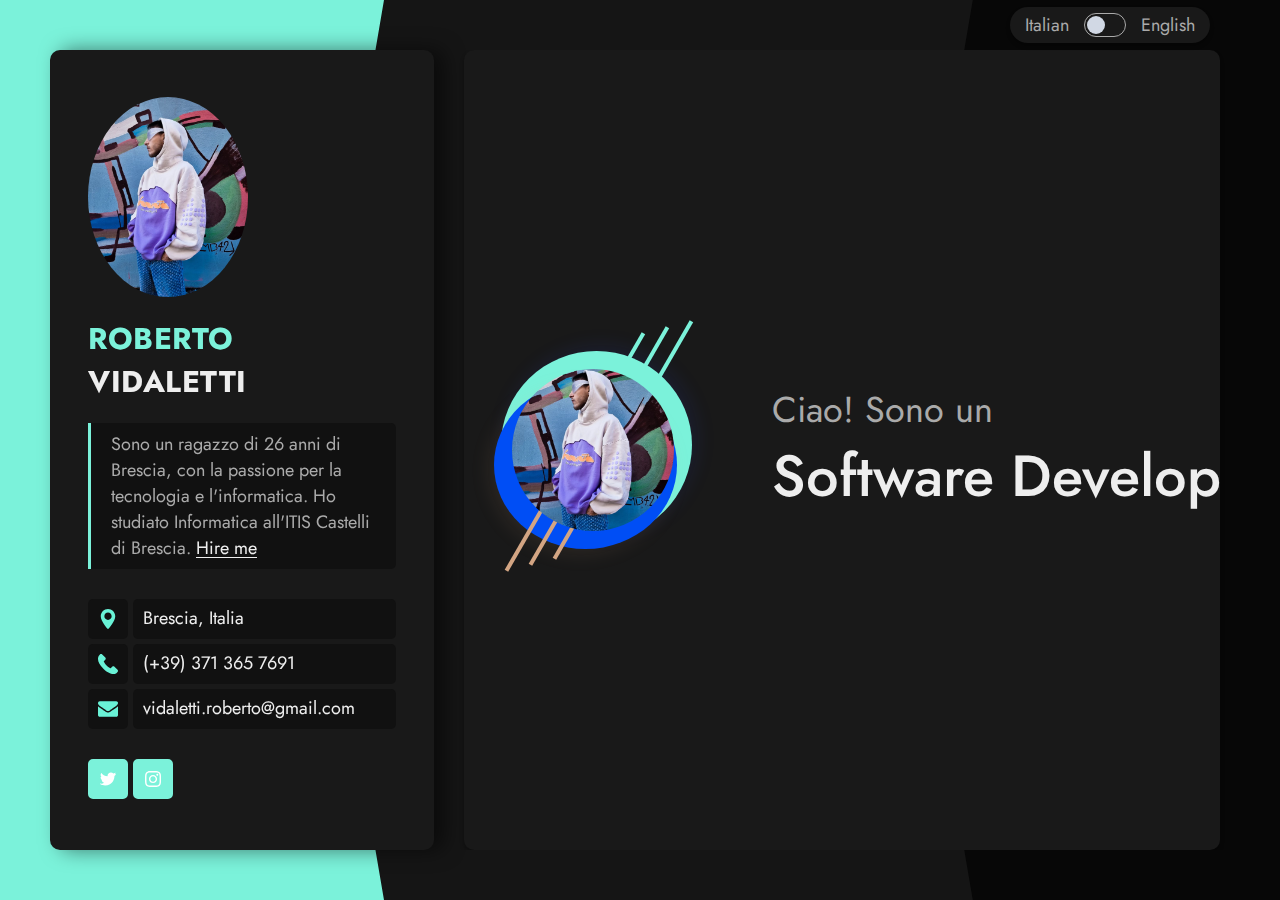
<file: index.html>
<!DOCTYPE html>
<!--[if lt IE 7 ]><html class="ie ie6" lang="en"> <![endif]-->
<!--[if IE 7 ]><html class="ie ie7" lang="en"> <![endif]-->
<!--[if IE 8 ]><html class="ie ie8" lang="en"> <![endif]-->
<!--[if (gte IE 9)|!(IE)]><!--><html lang="en"> <!--<![endif]-->
  
<head>

<meta http-equiv="Content-Type" content="text/html; charset=utf-8" />

<meta name="description" content="Hypevida Portfolio">
<meta name="author" content="Roberto Vidaletti">

<meta name="viewport" content="width=device-width, initial-scale=0.7">

<title>Hypevida Portfolio</title>

<!-- Google Fonts -->
<link rel="preconnect" href="https://fonts.googleapis.com" />
<link rel="preconnect" href="https://fonts.gstatic.com" crossorigin />
<link href="https://fonts.googleapis.com/css2?family=Jost:ital,wght@0,100;0,200;0,300;0,400;0,500;0,600;0,700;0,800;0,900;1,100;1,200;1,300;1,400;1,500;1,600;1,700;1,800;1,900&display=swap" rel="stylesheet" />
<!-- /Google Fonts -->

<!-- Styles -->
<link type="text/css" rel="stylesheet" href="css/base.css?ver=4" />
<link type="text/css" rel="stylesheet" href="css/magnific.css?ver=4" />
<link type="text/css" rel="stylesheet" href="css/animated-headlines.css?ver=4" />
<link type="text/css" rel="stylesheet" href="css/style.css?ver=4" />
<!--[if lt IE 9]> <script type="text/javascript" src="js/modernizr.custom.js"></script> <![endif]-->
<!-- /Styles -->

</head>
<!-- Google tag (gtag.js) -->
<script async src="https://www.googletagmanager.com/gtag/js?id=G-1BDR8V3CBF"></script>
<script>
  window.dataLayer = window.dataLayer || [];
  function gtag(){dataLayer.push(arguments);}
  gtag('js', new Date());

  gtag('config', 'G-1BDR8V3CBF');
</script>
<body>

<div class="deebo_fn_main">
			
	<div class="deebo_fn_switcher_wrap">
		<label>
			<span class="light">Italian</span>
				<span class="checkbox_wrap">
					<input type="checkbox" id="skin_switcher">
					<span class="slider round"></span>
				</span>
			<span class="dark">English</span>
		</label>
	</div>

	
	
	<div class="right_bar_overlay"></div>

	<div class="deebo_fn_modalbox">
		<a class="extra_closer" href="#"></a>
		<div class="box_inner">
			<a class="closer" href="#"><span></span></a>
			<div class="modal_content">

				<div class="modal_in">
				</div>

				<div class="fn__nav" data-from="" data-index="">
					<a href="#" class="prev">
						<span class="text">Prev</span>
						<span class="arrow_wrapper"><span class="arrow"></span></span>
					</a>
					<a href="#" class="next">
						<span class="text">Next</span>
						<span class="arrow_wrapper"><span class="arrow"></span></span>
					</a>
				</div>
			</div>
		</div>
	</div>

	<div class="right_bar_overlay"></div>

	<div class="deebo_fn_modalbox">
		<a class="extra_closer" href="#"></a>
		<div class="box_inner">
			<a class="closer" href="#"><span></span></a>
			<div class="modal_content">

				<div class="modal_in">
				</div>

				<div class="fn__nav" data-from="" data-index="">
					<a href="#" class="prev">
						<span class="text">Prev</span>
						<span class="arrow_wrapper"><span class="arrow"></span></span>
					</a>
					<a href="#" class="next">
						<span class="text">Next</span>
						<span class="arrow_wrapper"><span class="arrow"></span></span>
					</a>
				</div>
			</div>
		</div>
	</div>

	<div class="deebo_fn_cv">

		<div class="deebo_fn__cv">

			<div class="cv__bg"></div>
			<div class="cv__bg2"></div>

			<div class="cv__header">
				<div class="in">
					<div class="avatar">
						<img src="img/header/1.webp" alt="">
					</div>
					<h3><span>Roberto</span> Vidaletti</h3>
					<p class="quote">Sono un ragazzo di 26 anni di Brescia, con la passione per la tecnologia e l'informatica. Ho studiato Informatica all'ITIS Castelli di Brescia. <a href="#contact" class="anchor">Hire me</a></p>
					<ul class="contact_info">
						<li>
							<span class="icon"><img src="svg/location.svg" alt="" class="fn__svg"></span>
							<p>Brescia, Italia</p>
						</li>
						<li>
							<span class="icon"><img src="svg/call.svg" alt="" class="fn__svg"></span>
							<p>(+39) 371 365 7691</p>
						</li>
						<li>
							<span class="icon"><img src="svg/message.svg" alt="" class="fn__svg"></span>
							<p>vidaletti.roberto@gmail.com</p>
						</li>
					</ul>
					<ul class="social">
						<li>
							<a href="https://twitter.com/hypevida" target="_blank" title="twitter.com">
								<img class="fn__svg" src="svg/twitter.svg" alt="twitter.com" />
							</a>
						</li>
						<li>
							<a href="https://www.instagram.com/hypevida/?hl=en" target="_blank" title="instagram.com">
								<img class="fn__svg" src="svg/instagram.svg" alt="instagram.com" />
							</a>
						</li>
					</ul>
				</div>
			</div>
	
			<div class="cv__content">
				
				<section id="hero-header" class="section_header">
					<div class="content">
						<div class="left_hero_header">
							<div class="circle">
								<div class="bg_img" data-bg-img="img/header/1.webp"></div>
								<img src="img/thumb/square.jpg" alt="" />
								<div class="circle_holder_blue"><span></span></div>
								<div class="circle_holder_orange"><span></span></div>
								<div class="lines">
									<span></span>
									<span></span>
									<span></span>
								</div>
							</div>
						</div>
						<div class="right_hero_header">
							<div class="my_self">
								<h4>Ciao! Sono un </h4>
								<h2>
									<span class="cd-headline clip">
										<span class="cd-words-wrapper">
										  <b class="is-visible">Software Developer</b>
										  <b>Innovator</b>
										  <b>2D Graphic </b>
										  <b>3D Designer</b>
										  <b>Fashion Designer</b>
										</span>
									</span>
								</h2>
							</div>
						</div>
					</div>
				</section>


			
				<section id="cv_biography">
					<div class="section_title">
						<h2>Biografia</h2>
					</div>
					<p>Sono un ragazzo di 26 anni di Brescia, con la passione per la tecnologia e l'informatica. Come sviluppatore di software autodidatta, ho una profonda passione per l'apprendimento e un forte desiderio di rimanere sempre al passo con le nuove tecnologie e le tendenze emergenti. Aprrendo molto velocemente ed ho una curiosità naturale che mi spinge ad esplorare nuove idee ed a superare i confini di ciò che è attualmente noto.
					</br>
						Nonostante abbia ricevuto una solida base nello sviluppo del software durante i miei studi, sono in gran parte autodidatta ed ho affinato le mie competenze attraverso una combinazione di studio indipendente, progetti personali e esperienza sul lavoro. Sono a mio agio nel lavorare con una varietà di linguaggi di programmazione, framework e strumenti, mi piace affrontare la sfida di affrontare problemi complessi e trovare soluzioni creative.
					</br>
						Sono impegnato a rimanere aggiornato sulle ultime novità nel settore, partecipo regolarmente a conferenze del settore, forum online  e leggo pubblicazioni tecniche per ampliare le mie conoscenze e mantenere le mie competenze affilate. Sono sempre entusiasta di imparare e collaborare con gli altri e mi sento a mio agio in un ambiente che incoraggia l'innovazione e l sperimentazione.</p>
					<div class="fn_cs_info_items">
						<ul>
							<li><p>Nome: <span>Roberto Vidaletti</span></p></li>
							<li><p>Data di nascita: <span>11 Agosto, 1996</span></p></li>
							<li><p>Lingue: <span>English, Italiano</span></p></li>
							<li><p>Età: <span>26 Anni</span></p></li>
							<li><p>Nazionalità: <span>Italiano</span></p></li>
							<li><p>Residenza: <span>Brescia, Italy</span></p></li>
							<li><p>Telefono: <span><a href="tel:+393713657691">(+39) 3713657691</a></span></p></li>
							<li><p>Email: <span><a href="mailto:vidaletti.roberto@gmail.com">vidaletti.roberto@gmail.com</a></span></p></li>
						</ul>
					</div>
				</section>
				
				<section id="cv_education">
					<div class="section_title">
						<h2>Istruzione</h2>
					</div>
					<div class="fn_cs_boxed_list">
						<ul>
							<li>
								<div class="item">
									<div class="item_top">
										<h5>ITIS Benedetto Castelli Brescia</h5>
										<span>2017</span>
									</div>
									<h3>Perito Informatico </h3>
								</div>
							</li>
					
						</ul>
					</div>
				</section>
			
				<section id="cv_experience">
					<div class="section_title">
						<h2>Esperienze Lavorative</h2>
					</div>
					<div class="fn_cs_boxed_list">
						<ul>
							<li>
								<div class="item">
									<div class="item_top">
										<h5>Sb Italia - Spedali Civili di Brescia </h5>
										<span>( 30/10/2017 - 31/01/2018 )</span>
									</div>
									<h3>TECNICO INFORMATICO C.E.D.</h3>
									<p>Tecnico del Centro Elaborazione dati , manutenzione software ed hardware di Computer, stampanti ed assistenza alla rete informatica ed alle sue prese di rete fisiche. </p>
								</div>
							</li>
							<li>
								<div class="item">
									<div class="item_top">
										<h5>MBB OPEN SOLUTIONS</h5>
										<span>( Marzo 2018 — Dicembre 2021 )</span>
									</div>
									<h3>FULL STACK DEVELOPER</h3>
									<p>Sviluppatore Software .NET, Javascript , Html, sviluppo di UNIPEC 5 col modello MVC. Software testing. Implementazione Sicurezza nel software, con servizi Cloud di Azuro e Google Cloud. Creazione del Login con 2Auth con le librerie Open Source di Google. Utilizzo di Mercurial / TortoiseHg per Backup. Assistenza a clienti diretta per interventi urgenti. Installazione ambiente di Test e Produzione e creazione di pacchetti per i rilasci con relativa documentazione. Creazione di Database con SQL e gestione DB. Studi prestazionali Database / Software con Refactoring JS + C#. Creazione Test UniTEST. Utilizzo di Node JS per software per Testing, Internal Purpose Software. Sviluppo di OCR per PDF con relativa estrazione del testo da pdf di Pignoramernti/Sequresti ecc per clienti.</p>
								</div>
							</li>
							<li>
								<div class="item">
									<div class="item_top">
										<h5>23BRICKSTREET.IT</h5>
										<span>( 2022 — 2023 )</span>
									</div>
									<h3>COMPANY PARTNER</h3>
									<p>Creazione di Automatizzazioni aziendali (Bot automatico notturno per aggiornare tutti i prezzi del sito in base al prezzo di mercato delle scarpe in Node JS, automatizzazioni col sito con Discord. Creazione di Magazzino in MVC per automatizzare e collegare il negozio fisico e il sito web con automatizzazioni e l'utilizzo di librerie per l'automatizzazione del Browser Puppeteer. Creazione di Contenuti 2D e 3D video e foto. Script in Javascript per il Sito e utilizzo di codice per Gestire plugin e css del sito Wordpress. Gestione dei Server e del sito web con relativa manutenzione.</p>
								</div>
							</li>
						</ul>
					</div>
				</section>
				<section id="cv_skills">
					<div class="section_title">
						<h2>SKILLS</h2>
					</div>
					<div class="fn_cs_progress_bar">
						<div class="progress_item" data-value="80">
							<div class="item_in">
								<h3 class="progress_title">C#</h3>
								<span class="progress_percent"></span>
								<div class="progress_bg"></div>
							</div>
						</div>
						<div class="progress_item" data-value="75">
							<div class="item_in">
								<h3 class="progress_title">Javascript</h3>
								<span class="progress_percent"></span>
								<div class="progress_bg"></div>
							</div>
						</div>
						<div class="progress_item" data-value="70">
							<div class="item_in">
								<h3 class="progress_title">React - Next.JS</h3>
								<span class="progress_percent"></span>
								<div class="progress_bg"></div>
							</div>
						</div>
						<div class="progress_item" data-value="95">
							<div class="item_in">
								<h3 class="progress_title">HTML5 &amp; CSS3</h3>
								<span class="progress_percent"></span>
								<div class="progress_bg"></div>
							</div>
						</div>
						<div class="progress_item" data-value="85">
							<div class="item_in">
								<h3 class="progress_title">JQuery UI &amp; Telerik Kendo UI</h3>
								<span class="progress_percent"></span>
								<div class="progress_bg"></div>
							</div>
						</div>
						<div class="progress_item" data-value="75">
							<div class="item_in">
								<h3 class="progress_title">Node JS</h3>
								<span class="progress_percent"></span>
								<div class="progress_bg"></div>
							</div>
						</div>
						<div class="progress_item" data-value="90">
							<div class="item_in">
								<h3 class="progress_title">WordPress</h3>
								<span class="progress_percent"></span>
								<div class="progress_bg"></div>
							</div>
						</div>
						<div class="progress_item" data-value="60">
							<div class="item_in">
								<h3 class="progress_title">Python</h3>
								<span class="progress_percent"></span>
								<div class="progress_bg"></div>
							</div>
						</div>
						<div class="progress_item" data-value="45">
							<div class="item_in">
								<h3 class="progress_title">Php</h3>
								<span class="progress_percent"></span>
								<div class="progress_bg"></div>
							</div>
						</div>
						<div class="progress_item" data-value="80">
							<div class="item_in">
								<h3 class="progress_title">SQL</h3>
								<span class="progress_percent"></span>
								<div class="progress_bg"></div>
							</div>
						</div>
						<div class="progress_item" data-value="65">
							<div class="item_in">
								<h3 class="progress_title">MongoDB</h3>
								<span class="progress_percent"></span>
								<div class="progress_bg"></div>
							</div>
						</div>
						<div class="progress_item" data-value="50">
							<div class="item_in">
								<h3 class="progress_title">Solidity - BlockChain Developing</h3>
								<span class="progress_percent"></span>
								<div class="progress_bg"></div>
							</div>
						</div>
						<div class="progress_item" data-value="60">
							<div class="item_in">
								<h3 class="progress_title">Blender</h3>
								<span class="progress_percent"></span>
								<div class="progress_bg"></div>
							</div>
						</div>
						<div class="progress_item" data-value="45">
							<div class="item_in">
								<h3 class="progress_title">Unreal Engine</h3>
								<span class="progress_percent"></span>
								<div class="progress_bg"></div>
							</div>
						</div>
						<div class="progress_item" data-value="85">
							<div class="item_in">
								<h3 class="progress_title">Adobe Photoshop</h3>
								<span class="progress_percent"></span>
								<div class="progress_bg"></div>
							</div>
						</div>
						<div class="progress_item" data-value="80">
							<div class="item_in">
								<h3 class="progress_title">Adobe Illustrator</h3>
								<span class="progress_percent"></span>
								<div class="progress_bg"></div>
							</div>
						</div>
						<div class="progress_item" data-value="55">
							<div class="item_in">
								<h3 class="progress_title">Adobe After Effects</h3>
								<span class="progress_percent"></span>
								<div class="progress_bg"></div>
							</div>
						</div>
						<div class="progress_item" data-value="70">
							<div class="item_in">
								<h3 class="progress_title">Cybersecurity</h3>
								<span class="progress_percent"></span>
								<div class="progress_bg"></div>
							</div>
						</div>
						<div class="progress_item" data-value="90">
							<div class="item_in">
								<h3 class="progress_title">Problem Solving</h3>
								<span class="progress_percent"></span>
								<div class="progress_bg"></div>
							</div>
						</div>
					</div>
				</section>
			
				
				<section id="cv_portfolio">
					<div class="section_title">
						<h2>Portfolio</h2>
					</div>
					
					<!-- Portfolio Shortcode -->
					<div class="fn_cs_portfolio">
					
						<!-- Portfolio Filter -->
					
						<!-- /Portfolio Filter -->
						
						
						<!-- Portfolio List -->
						<div class="portfolio_list">
							<ul class="gallery_zoom grid">
								
								<li class="popup grid-item">
									
									<div class="inner">
										
										<div class="entry">
											
											<embed class="zoom" src="img/portfolio/1.mp4" height="300" width="300" autostart="true" allowfullscreen="true">
												
											</a>
									
										</div>
									</div>
								</li>


								<li class="popup grid-item">
									
									<div class="inner">
										
										<div class="entry">
											
											<embed class="zoom" src="img/portfolio/2.mp4" height="300" width="300" autostart="true" allowfullscreen="true">
												
											</a>
									
										</div>
									</div>
								</li>


								<li class="popup grid-item">
									
									<div class="inner">
										
										<div class="entry">
											
											<embed class="zoom" src="img/portfolio/3.mp4" height="300" width="300" autostart="true" allowfullscreen="true">
												
											</a>
									
										</div>
									</div>
								</li>

								<li class="popup grid-item">
									
									<div class="inner">
										
										<div class="entry">
											
											<embed class="zoom" src="img/portfolio/4.mp4" height="300" width="300" autostart="true" allowfullscreen="true">
												
											</a>
									
										</div>
									</div>
								</li>

								
							</ul>
						</div>
						<!-- /Portfolio List -->
						
					</div>
					<!-- /Portfolio Shortcode -->
					
				</section>
				<section id="contact" class="section_contact">
					<div class="section_title">
						<h3>Contattami</h3>
					</div>
					<form class="contact_form" action="/" method="post" autocomplete="off" data-email="vidaletti.roberto@gmail.com">

						<div class="success" data-success="Il messaggio è stato ricevuto. Verrai ricontattato a breve."></div>
						<div class="empty_notice"><span>Please Fill Required Fields!</span></div>

						<div class="items_wrap">
							<div class="items">
								<div class="item half">
									<div class="input_wrapper">
										<input id="name" type="text" placeholder="Nome *" />
									</div>
								</div>
								<div class="item half">
									<div class="input_wrapper">
										<input id="email" type="email" placeholder="Email *" />
									</div>
								</div>
								<div class="item">
									<div class="input_wrapper">
										<input id="phone" type="text" placeholder="Telefono" />
									</div>
								</div>
								<div class="item">
									<div class="input_wrapper">
										<textarea id="message" placeholder="Messaggio"></textarea>
									</div>
								</div>
								<div class="item">
									<a id="send_message" href="#">Invia</a>
								</div>
							</div>
						</div>
					</form>
				</section>
				


			</div>

		</div>
	</div>

	

</div>

<!-- Scripts -->
<script type="text/javascript" src="js/jquery.js?ver=4"></script>
<script type="text/javascript" src="js/isotope.js"></script>
<script type="text/javascript" src="js/magnific.js"></script>
<script type="text/javascript" src="js/animated-headlines.js?ver=4"></script>
<script type="text/javascript" src="js/waypoints.js?ver=4"></script>
<script type="text/javascript" src="js/init.js?ver=4"></script>

</body>
</html>
</file>
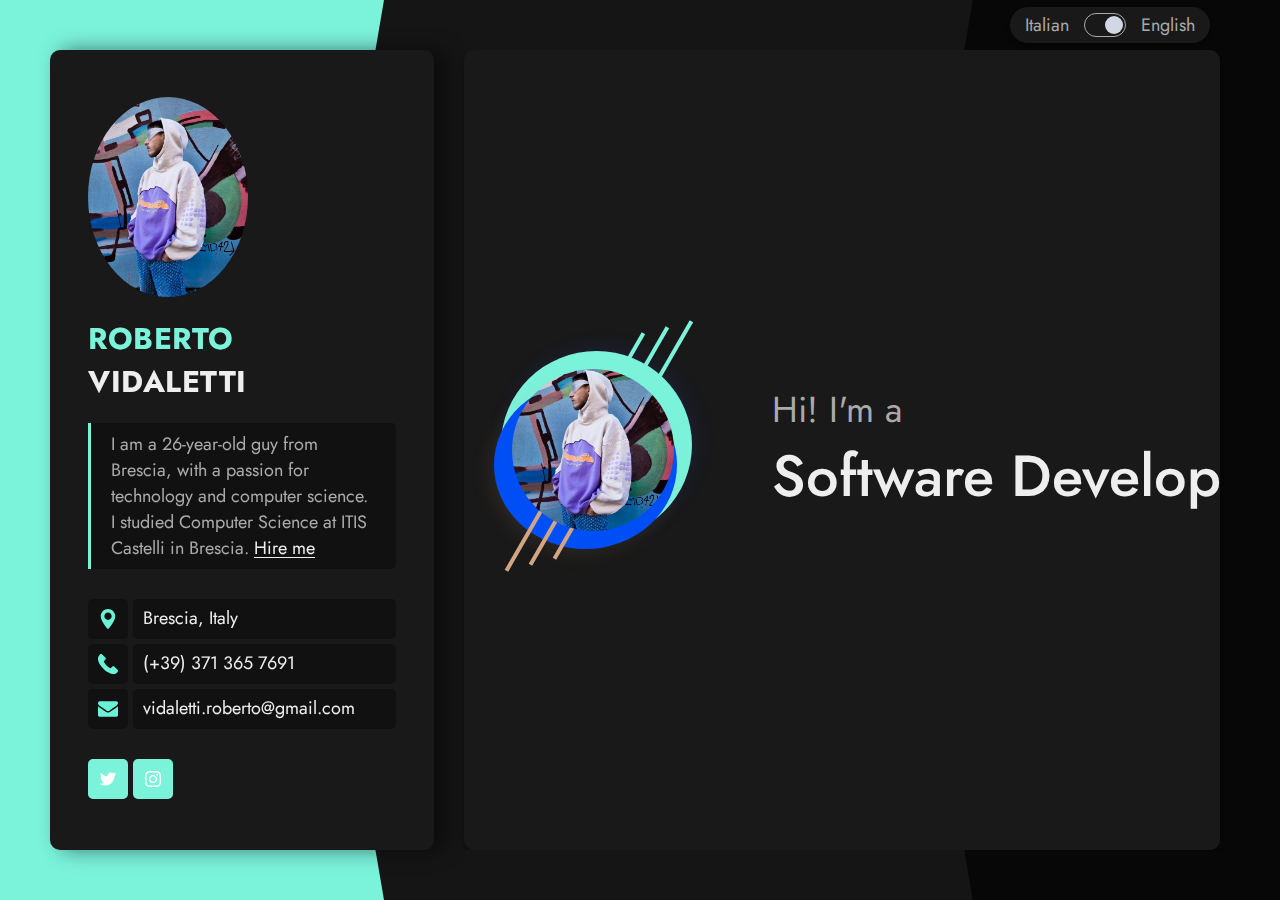
<file: index-eng.html>
<!DOCTYPE html>
<!--[if lt IE 7 ]><html class="ie ie6" lang="en"> <![endif]-->
<!--[if IE 7 ]><html class="ie ie7" lang="en"> <![endif]-->
<!--[if IE 8 ]><html class="ie ie8" lang="en"> <![endif]-->
<!--[if (gte IE 9)|!(IE)]><!--><html lang="en"> <!--<![endif]-->
  
<head>

<meta http-equiv="Content-Type" content="text/html; charset=utf-8" />

<meta name="description" content="Hypevida Portfolio">
<meta name="author" content="Roberto Vidaletti">

<meta name="viewport" content="width=device-width, initial-scale=0.7">

<title>Hypevida Portfolio</title>

<!-- Google Fonts -->
<link rel="preconnect" href="https://fonts.googleapis.com" />
<link rel="preconnect" href="https://fonts.gstatic.com" crossorigin />
<link href="https://fonts.googleapis.com/css2?family=Jost:ital,wght@0,100;0,200;0,300;0,400;0,500;0,600;0,700;0,800;0,900;1,100;1,200;1,300;1,400;1,500;1,600;1,700;1,800;1,900&display=swap" rel="stylesheet" />
<!-- /Google Fonts -->

<!-- Styles -->
<link type="text/css" rel="stylesheet" href="css/base.css?ver=4" />
<link type="text/css" rel="stylesheet" href="css/magnific.css?ver=4" />
<link type="text/css" rel="stylesheet" href="css/animated-headlines.css?ver=4" />
<link type="text/css" rel="stylesheet" href="css/style.css?ver=4" />
<!--[if lt IE 9]> <script type="text/javascript" src="js/modernizr.custom.js"></script> <![endif]-->
<!-- /Styles -->

</head>
<!-- Google tag (gtag.js) -->
<script async src="https://www.googletagmanager.com/gtag/js?id=G-1BDR8V3CBF"></script>
<script>
  window.dataLayer = window.dataLayer || [];
  function gtag(){dataLayer.push(arguments);}
  gtag('js', new Date());

  gtag('config', 'G-1BDR8V3CBF');
</script>
<body>

<div class="deebo_fn_main">
			
	<div class="deebo_fn_switcher_wrap">
		<label>
			<span class="dark">Italian</span>

				<span class="checkbox_wrap">
					<input type="checkbox" id="skin_switcher"  checked>
					<span class="slider round"></span>
				</span>
				<span class="light">English</span>

		</label>
	</div>

	
	
	<div class="right_bar_overlay"></div>

	<div class="deebo_fn_modalbox">
		<a class="extra_closer" href="#"></a>
		<div class="box_inner">
			<a class="closer" href="#"><span></span></a>
			<div class="modal_content">

				<div class="modal_in">
				</div>

				<div class="fn__nav" data-from="" data-index="">
					<a href="#" class="prev">
						<span class="text">Prev</span>
						<span class="arrow_wrapper"><span class="arrow"></span></span>
					</a>
					<a href="#" class="next">
						<span class="text">Next</span>
						<span class="arrow_wrapper"><span class="arrow"></span></span>
					</a>
				</div>
			</div>
		</div>
	</div>

	<div class="right_bar_overlay"></div>

	<div class="deebo_fn_modalbox">
		<a class="extra_closer" href="#"></a>
		<div class="box_inner">
			<a class="closer" href="#"><span></span></a>
			<div class="modal_content">

				<div class="modal_in">
				</div>

				<div class="fn__nav" data-from="" data-index="">
					<a href="#" class="prev">
						<span class="text">Prev</span>
						<span class="arrow_wrapper"><span class="arrow"></span></span>
					</a>
					<a href="#" class="next">
						<span class="text">Next</span>
						<span class="arrow_wrapper"><span class="arrow"></span></span>
					</a>
				</div>
			</div>
		</div>
	</div>

	<div class="deebo_fn_cv">

		<div class="deebo_fn__cv">

			<div class="cv__bg"></div>
			<div class="cv__bg2"></div>

			<div class="cv__header">
				<div class="in">
					<div class="avatar">
						<img src="img/header/1.webp" alt="">
					</div>
					<h3><span>Roberto</span> Vidaletti</h3>
					<p class="quote">I am a 26-year-old guy from Brescia, with a passion for technology and computer science. I studied Computer Science at ITIS Castelli in Brescia. <a href="#contact" class="anchor">Hire me</a></p>
					<ul class="contact_info">
						<li>
							<span class="icon"><img src="svg/location.svg" alt="" class="fn__svg"></span>
							<p>Brescia, Italy</p>
						</li>
						<li>
							<span class="icon"><img src="svg/call.svg" alt="" class="fn__svg"></span>
							<p>(+39) 371 365 7691</p>
						</li>
						<li>
							<span class="icon"><img src="svg/message.svg" alt="" class="fn__svg"></span>
							<p>vidaletti.roberto@gmail.com</p>
						</li>
					</ul>
					<ul class="social">
						<li>
							<a href="https://twitter.com/hypevida" target="_blank" title="twitter.com">
								<img class="fn__svg" src="svg/twitter.svg" alt="twitter.com" />
							</a>
						</li>
						<li>
							<a href="https://www.instagram.com/hypevida/?hl=en" target="_blank" title="instagram.com">
								<img class="fn__svg" src="svg/instagram.svg" alt="instagram.com" />
							</a>
						</li>
					</ul>
				</div>
			</div>
	
			<div class="cv__content">
				
				<section id="hero-header" class="section_header">
					<div class="content">
						<div class="left_hero_header">
							<div class="circle">
								<div class="bg_img" data-bg-img="img/header/1.webp"></div>
								<img src="img/thumb/square.jpg" alt="" />
								<div class="circle_holder_blue"><span></span></div>
								<div class="circle_holder_orange"><span></span></div>
								<div class="lines">
									<span></span>
									<span></span>
									<span></span>
								</div>
							</div>
						</div>
						<div class="right_hero_header">
							<div class="my_self">
								<h4>Hi! I'm a</h4>
								<h2>
									<span class="cd-headline clip">
										<span class="cd-words-wrapper">
										  <b class="is-visible">Software Developer</b>
										  <b>Innovator</b>
										  <b>2D Graphic </b>
										  <b>3D Designer</b>
										  <b>Fashion Designer</b>
										</span>
									</span>
								</h2>
							</div>
						</div>
					</div>
				</section>


				<section id="cv_biography">
					<div class="section_title">
						<h2>Biography</h2>
					</div>
					<p>As a self-taught software developer, I have a deep passion for learning and a strong desire to stay on the cutting edge of new technologies and emerging trends. I am a quick learner and have a natural curiosity that drives me to explore new ideas and push beyond the boundaries of what is currently known.</br>

					Although I received a solid foundation in software development during my studies, I am largely self-taught, and have honed my skills through a combination of independent study, personal projects, and on-the-job experience.</br> I am comfortable working with a variety of programming languages, frameworks, and tools, and enjoy the challenge of tackling complex problems and finding creative solutions.I am committed to staying up-to-date with the latest developments in the field, and regularly attend industry conferences, participate in online forums and communities, and read technical publications to expand my knowledge and keep my skills sharp. I am always eager to learn and collaborate with others, and thrive in an environment that encourages innovation and experimentation.</p>
				</p>
					<div class="fn_cs_info_items">
						<ul>
							<li><p>Name: <span>Roberto Vidaletti</span></p></li>
							<li><p>Date of birth: <span>August 11, 1996</span></p></li>
							<li><p>Languages: <span>English, Italian</span></p></li>
							<li><p>Age: <span>26 years</span></p></li>
							<li><p>Nationality: <span>Italian</span></p></li>
							<li><p>Residence: <span>Brescia, Italy</span></p></li>
							<li><p>Phone: <span><a href="tel:+393713657691">(+39) 3713657691</a></span></p></li>
							<li><p>Email: <span><a href="mailto:vidaletti.roberto@gmail.com">vidaletti.roberto@gmail.com</a></span></p></li>
						</ul>
					</div>
				</section>
		
				<section id="cv_education">
					<div class="section_title">
						<h2>Education</h2>
					</div>
					<div class="fn_cs_boxed_list">
						<ul>
							<li>
								<div class="item">
									<div class="item_top">
										<h5>ITIS Benedetto Castelli Brescia</h5>
										<span>2017</span>
									</div>
									<h3>Computer Science Technician</h3>
								</div>
							</li>
					
						</ul>
					</div>
				</section>
				
				<section id="cv_experience">
					<div class="section_title">
						<h2>Work Experience</h2>
					</div>
					<div class="fn_cs_boxed_list">
						<ul>
							<li>
								<div class="item">
									<div class="item_top">
										<h5>Sb Italia - Spedali Civili di Brescia </h5>
										<span>( 30/10/2017 - 31/01/2018 )</span>
									</div>
									<h3>IT TECHNICIAN C.E.D.</h3>
									<p>Data Processing Center Technician, software and hardware maintenance of computers and printers, assistance to the computer network and its physical network sockets.</p>
								</div>
							</li>
							<li>
								<div class="item">
									<div class="item_top">
										<h5>MBB OPEN SOLUTIONS</h5>
										<span>( March 2018 — December 2021 )</span>
									</div>
									<h3>FULL STACK DEVELOPER</h3>
									<p>Software Developer in .NET, Javascript, and Html, development of UNIPEC 5 with the MVC model, software testing, implementation of software security with Azure and Google Cloud services, creation of Login with 2Auth with Google's open source libraries, use of Mercurial/TortoiseHg for backups, direct customer support for urgent interventions, installation of Test and Production environment and creation of release packages with relative documentation, creation of databases with SQL and DB management, performance studies of Database/Software with Refactoring JS + C#, creation of UniTEST Tests, use of Node JS for Testing software, internal purpose software, development of OCR for PDF with relative extraction of text from PDFs for clients related to Pledges/Seizures, etc.</p>
								</div>
							</li>
							<li>
								<div class="item">
									<div class="item_top">
										<h5>23BRICKSTREET.IT</h5>
										<span>( 2022 — 2023 )</span>
									</div>
									<h3>COMPANY PARTNER</h3>
									<p>Creation of company automation (automatic nightly bot to update all shoe prices on the website based on market price using Node JS, site automation with Discord, creation of an MVC warehouse to automate and connect the physical store and the website with automations and the use of libraries for browser automation with Puppeteer, creation of 2D and 3D video and photo content, JavaScript scripting for the website and use of code to manage WordPress plugins and CSS, server and website management with relative maintenance.</p>
								</div>
							</li>
						</ul>
					</div>
				</section>
		
				<section id="cv_skills">
					<div class="section_title">
						<h2>SKILLS</h2>
					</div>
					<div class="fn_cs_progress_bar">
						<div class="progress_item" data-value="80">
							<div class="item_in">
								<h3 class="progress_title">C#</h3>
								<span class="progress_percent"></span>
								<div class="progress_bg"></div>
							</div>
						</div>
						<div class="progress_item" data-value="75">
							<div class="item_in">
								<h3 class="progress_title">Javascript</h3>
								<span class="progress_percent"></span>
								<div class="progress_bg"></div>
							</div>
						</div>
						<div class="progress_item" data-value="95">
							<div class="item_in">
								<h3 class="progress_title">HTML5 &amp; CSS3</h3>
								<span class="progress_percent"></span>
								<div class="progress_bg"></div>
							</div>
						</div>
						<div class="progress_item" data-value="85">
							<div class="item_in">
								<h3 class="progress_title">JQuery UI &amp; Telerik Kendo UI</h3>
								<span class="progress_percent"></span>
								<div class="progress_bg"></div>
							</div>
						</div>
						<div class="progress_item" data-value="75">
							<div class="item_in">
								<h3 class="progress_title">Node JS</h3>
								<span class="progress_percent"></span>
								<div class="progress_bg"></div>
							</div>
						</div>
						<div class="progress_item" data-value="90">
							<div class="item_in">
								<h3 class="progress_title">WordPress</h3>
								<span class="progress_percent"></span>
								<div class="progress_bg"></div>
							</div>
						</div>
						<div class="progress_item" data-value="60">
							<div class="item_in">
								<h3 class="progress_title">Python</h3>
								<span class="progress_percent"></span>
								<div class="progress_bg"></div>
							</div>
						</div>
						<div class="progress_item" data-value="45">
							<div class="item_in">
								<h3 class="progress_title">Php</h3>
								<span class="progress_percent"></span>
								<div class="progress_bg"></div>
							</div>
						</div>
						<div class="progress_item" data-value="80">
							<div class="item_in">
								<h3 class="progress_title">SQL</h3>
								<span class="progress_percent"></span>
								<div class="progress_bg"></div>
							</div>
						</div>
						<div class="progress_item" data-value="65">
							<div class="item_in">
								<h3 class="progress_title">MongoDB</h3>
								<span class="progress_percent"></span>
								<div class="progress_bg"></div>
							</div>
						</div>
						<div class="progress_item" data-value="50">
							<div class="item_in">
								<h3 class="progress_title">Solidity - BlockChain Developing</h3>
								<span class="progress_percent"></span>
								<div class="progress_bg"></div>
							</div>
						</div>
						<div class="progress_item" data-value="60">
							<div class="item_in">
								<h3 class="progress_title">Blender</h3>
								<span class="progress_percent"></span>
								<div class="progress_bg"></div>
							</div>
						</div>
						<div class="progress_item" data-value="45">
							<div class="item_in">
								<h3 class="progress_title">Unreal Engine</h3>
								<span class="progress_percent"></span>
								<div class="progress_bg"></div>
							</div>
						</div>
						<div class="progress_item" data-value="85">
							<div class="item_in">
								<h3 class="progress_title">Adobe Photoshop</h3>
								<span class="progress_percent"></span>
								<div class="progress_bg"></div>
							</div>
						</div>
						<div class="progress_item" data-value="80">
							<div class="item_in">
								<h3 class="progress_title">Adobe Illustrator</h3>
								<span class="progress_percent"></span>
								<div class="progress_bg"></div>
							</div>
						</div>
						<div class="progress_item" data-value="55">
							<div class="item_in">
								<h3 class="progress_title">Adobe After Effects</h3>
								<span class="progress_percent"></span>
								<div class="progress_bg"></div>
							</div>
						</div>
						<div class="progress_item" data-value="70">
							<div class="item_in">
								<h3 class="progress_title">Cybersecurity</h3>
								<span class="progress_percent"></span>
								<div class="progress_bg"></div>
							</div>
						</div>
						<div class="progress_item" data-value="90">
							<div class="item_in">
								<h3 class="progress_title">Problem Solving</h3>
								<span class="progress_percent"></span>
								<div class="progress_bg"></div>
							</div>
						</div>
					</div>
				</section>
			
				
				<section id="cv_portfolio">
					<div class="section_title">
						<h2>Portfolio</h2>
					</div>
					
					<!-- Portfolio Shortcode -->
					<div class="fn_cs_portfolio">
					
						<!-- Portfolio Filter -->
					
						<!-- /Portfolio Filter -->
						
						
						<!-- Portfolio List -->
						<div class="portfolio_list">
							<ul class="gallery_zoom grid">
								
								<li class="popup grid-item">
									
									<div class="inner">
										
										<div class="entry">
											
											<embed class="zoom" src="img/portfolio/1.mp4" height="300" width="300" autostart="true" allowfullscreen="true">
												
											</a>
									
										</div>
									</div>
								</li>


								<li class="popup grid-item">
									
									<div class="inner">
										
										<div class="entry">
											
											<embed class="zoom" src="img/portfolio/2.mp4" height="300" width="300" autostart="true" allowfullscreen="true">
												
											</a>
									
										</div>
									</div>
								</li>


								<li class="popup grid-item">
									
									<div class="inner">
										
										<div class="entry">
											
											<embed class="zoom" src="img/portfolio/3.mp4" height="300" width="300" autostart="true" allowfullscreen="true">
												
											</a>
									
										</div>
									</div>
								</li>

								<li class="popup grid-item">
									
									<div class="inner">
										
										<div class="entry">
											
											<embed class="zoom" src="img/portfolio/4.mp4" height="300" width="300" autostart="true" allowfullscreen="true">
												
											</a>
									
										</div>
									</div>
								</li>

								
							</ul>
						</div>
						<!-- /Portfolio List -->
						
					</div>
					<!-- /Portfolio Shortcode -->
					
				</section>
				
				
				<section id="contact" class="section_contact">
					<div class="section_title">
						<h3>Contact Me</h3>
					</div>
					<form class="contact_form" action="/" method="post" autocomplete="off" data-email="vidaletti.roberto@gmail.com">

						<div class="success" data-success="The message has been received. You will be contacted shortly."></div>
						<div class="empty_notice"><span>Please Fill Required Fields!</span></div>
	
						<div class="items_wrap">
							<div class="items">
								<div class="item half">
									<div class="input_wrapper">
										<input id="name" type="text" placeholder="Name *" />
									</div>
								</div>
								<div class="item half">
									<div class="input_wrapper">
										<input id="email" type="email" placeholder="Email *" />
									</div>
								</div>
								<div class="item">
									<div class="input_wrapper">
										<input id="phone" type="text" placeholder="Phone" />
									</div>
								</div>
								<div class="item">
									<div class="input_wrapper">
										<textarea id="message" placeholder="Message"></textarea>
									</div>
								</div>
								<div class="item">
									<a id="send_message" href="#">Send</a>
								</div>
							</div>
						</div>
					</form>
				</section>


			</div>

		</div>
	</div>

	

</div>

<!-- Scripts -->
<script type="text/javascript" src="js/jquery.js?ver=4"></script>
<script type="text/javascript" src="js/isotope.js"></script>
<script type="text/javascript" src="js/magnific.js"></script>
<script type="text/javascript" src="js/animated-headlines.js?ver=4"></script>
<script type="text/javascript" src="js/waypoints.js?ver=4"></script>
<script type="text/javascript" src="js/init.js?ver=4"></script>

</body>
</html>
</file>
<file: css/base.css>
/*
This file is made by Frenify
This css file includes all base styles and template's main color (in this tempalte main color is pink(#f00a77)). 
Template's main color styles located at the bottom of this file.
*/
html,body,div,span,applet,object,iframe,h1,h2,h3,h4,h5,h6,p,blockquote,pre,a,abbr,acronym,address,big,cite,code,del,dfn,em,font,ins,kbd,q,s,samp,small,strike,strong,sub,sup,tt,var,b,u,i,center,dl,dt,dd,ol,ul,li,fieldset,form,label,legend,table,caption,tbody,tfoot,thead,tr,th,td
	{
	background: transparent;
	border: 0;
	margin: 0;
	padding: 0;
	vertical-align: baseline;
	outline: none;
}

article, aside, details, figcaption, figure, footer, header, hgroup, nav, section {
    display: block;
}

blockquote {
	quotes: none;
}

blockquote:before,blockquote:after {
	content: '';
	content: none;
}
ul, ol{
	margin:30px;
	list-style-type: none;
}
ul li, ol li{
	margin-bottom:5px;
}
img{
	vertical-align:middle;
	max-width:100%;
}
iframe{
	max-width:100%;
}
del {
	text-decoration: line-through;
}
a, i{
	-webkit-transition: all .3s ease;
	   -moz-transition: all .3s ease;
	    -ms-transition: all .3s ease;
	     -o-transition: all .3s ease;
	        transition: all .3s ease;
	border:none;
}
a:hover{text-decoration:none;}

h1, h2, h3, h4, h5, h6{
	font-weight:700;
	color:#0b0a0c;
	margin-bottom:20px;
}
h1 { font-size: 45px; }
h2 { font-size: 36px; }
h3 { font-size: 30px; }
h4 { font-size: 24px; }
h5 { font-size: 20px; }
h6 { font-size: 16px; }

table{
	width:100%;
	max-width:100%;
	text-align:left;
	border-collapse: collapse;
	border-spacing: 0px;
	margin-bottom:15px;
	color:#999;
	border:1px solid #eee;
}
table tr{
	border:1px solid #eee;
}
table th{
	vertical-align:top;
	color:#333;
	background:none;
	font-size:16px;
	font-weight:normal;
	padding:15px 10px;
	border:1px solid #eee;
}
table td{
	vertical-align:top;
	padding:10px;
	border:1px solid #eee;
}

code, pre {
	padding: 10px;
	padding-bottom: 0;
	border-left: 3px solid #6FBF71;
	border-bottom: 1px solid transparent;
	background: #f7f7f7;
	overflow-x:scroll;
}

pre{
	display: block;	
	word-break: break-all;
	word-wrap: break-word;
}
pre code { white-space: pre-wrap; }

p{
	letter-spacing:1px;
}


.space10{width:100%; float:left; clear:both; margin-bottom:10px;}
.space20{width:100%; float:left; clear:both; margin-bottom:20px;}
.space30{width:100%; float:left; clear:both; margin-bottom:30px;}
.space40{width:100%; float:left; clear:both; margin-bottom:40px;}
.space50{width:100%; float:left; clear:both; margin-bottom:50px;}
.space60{width:100%; float:left; clear:both; margin-bottom:60px;}
.space70{width:100%; float:left; clear:both; margin-bottom:70px;}
.space80{width:100%; float:left; clear:both; margin-bottom:80px;}
.space90{width:100%; float:left; clear:both; margin-bottom:90px;}
.space100{width:100%; float:left; clear:both; margin-bottom:100px;}
.space200{width:100%; float:left; clear:both; margin-bottom:200px;}
.space300{width:100%; float:left; clear:both; margin-bottom:300px;}
.space400{width:100%; float:left; clear:both; margin-bottom:400px;}
.space500{width:100%; float:left; clear:both; margin-bottom:500px;}
.space1000{width:100%; float:left; clear:both; margin-bottom:1000px;}


/*------------------------------------------------------------------*/ 
/*	x) FORM ELEMENTS
/*------------------------------------------------------------------*/
textarea{
	border-radius:0;
	font-size:13px;
	color:#333;
	resize:vertical;
	font-family:'Raleway', Arial, Helvetica, sans-serif;
	
	-webkit-box-sizing: border-box; /* Safari/Chrome, other WebKit */
	-moz-box-sizing: border-box;    /* Firefox, other Gecko */
	-ms-box-sizing: border-box;     /* IE 10 + */
	box-sizing: border-box;         /* Opera/IE 8+ */
	
	line-height:1.4;
	padding:10px!important;
	width:100%;
	border:1px solid #eee;
	
	-webkit-transition: all .3s ease;
	   -moz-transition: all .3s ease;
	    -ms-transition: all .3s ease;
	     -o-transition: all .3s ease;
	        transition: all .3s ease;
}
input[type="text"],
input[type="password"],
input[type="datetime"],
input[type="datetime-local"],
input[type="date"],
input[type="month"],
input[type="time"],
input[type="week"],
input[type="number"],
input[type="email"],
input[type="url"],
input[type="search"],
input[type="tel"],
input[type="color"],
.uneditable-input {
	border-radius:0;
	font-size:13px;
	min-width:220px;
	color:#333;
	letter-spacing:0.5px;
	
	-webkit-box-sizing: border-box; /* Safari/Chrome, other WebKit */
	-moz-box-sizing: border-box;    /* Firefox, other Gecko */
	-ms-box-sizing: border-box;     /* IE 10 + */
	box-sizing: border-box;         /* Opera/IE 8+ */
	
	font-family:'Raleway', Arial, Helvetica, sans-serif;
	
	line-height:1.6;
	padding:10px!important;
	height:44px;
	vertical-align:middle;
	border:1px solid #eee;
	
	-webkit-transition: all .3s ease;
	   -moz-transition: all .3s ease;
	    -ms-transition: all .3s ease;
	     -o-transition: all .3s ease;
	        transition: all .3s ease;
	
}

textarea:focus,
input[type="text"]:focus,
input[type="password"]:focus,
input[type="datetime"]:focus,
input[type="datetime-local"]:focus,
input[type="date"]:focus,
input[type="month"]:focus,
input[type="time"]:focus,
input[type="week"]:focus,
input[type="number"]:focus,
input[type="email"]:focus,
input[type="url"]:focus,
input[type="search"]:focus,
input[type="tel"]:focus,
input[type="color"]:focus,
.uneditable-input:focus {
	border-color:#ccc;
	background:#eee;
}


input[type="submit"]{
	padding: 13px 15px;
	height: 40px;
	line-height: 1;
	text-transform: uppercase;
	font-size: 13px;
	font-weight: 600;
	text-decoration: none;
	letter-spacing: 0.5px;
	border:none;
	cursor:pointer;
	color: #FFF;
	background:#777;
	
	-webkit-transition: all .3s ease;
	   -moz-transition: all .3s ease;
	    -ms-transition: all .3s ease;
	     -o-transition: all .3s ease;
	        transition: all .3s ease;
}
input[type="submit"]:hover{
	background:#444;
}
select{
	padding:8px;
	border:2px solid #eee;
}
input[type="button"]{
	cursor:pointer;
	-webkit-transition: all .3s ease;
	   -moz-transition: all .3s ease;
	    -ms-transition: all .3s ease;
	     -o-transition: all .3s ease;
	        transition: all .3s ease;
}
</file>
<file: css/style.css>
@charset "utf-8";
/*
/*	Copyright (c) 2022 Frenify
/*	Author: Frenify
/*	This file is made for CURRENT TEMPLATE
/*


	List of CSS codes:
	
	01) Base
	02) Site Structure
	03) Section Hero Header
	04) Main title
	05) Info Items
	06) Boxed List
	07) Progress bar
	08) Section Portfolio
	09) Testimonials
	10) Section Clients
	11) Section News
		11.1) Modalbox (used for news)
	12) Section Contact
	13) LIGHT Version
	14) Responsive


/*------------------------------------------------------------------*/
/*	01) Base
/*------------------------------------------------------------------*/
:root{
	--mc: #7bf2da	;
}
html{
	overflow-x: hidden;
	padding: 0px;
	margin: 0px
}
*:after,
*:before,
*{
	box-sizing: border-box;
}
body{
	font-family: 'Jost',sans-serif;
	font-size: 18px;
	letter-spacing: 0;
	font-weight: 400;
	color: #0b0a0c;
	position: relative;
}
[class^="deebo_fn_"]{
	width: 100%;
	float: left;
	clear: both;
}
.deebo_fn_wrapper,
.deebo_fn_wrapper *{
	box-sizing: border-box;
}
.deebo_fn_wrapper{
	position: relative;
	z-index: 2;
}
.fn__svg{
	fill: currentcolor;
	width: 18px;
	height: 18px;
}
p{
	letter-spacing: 0;
}
h1, h2, h3, h4, h5, h6{color: #eee;}
/*------------------------------------------------------------------*/
/*	02) Site Structure
/*------------------------------------------------------------------*/
body.resume-opened{
	height: 100vh;
	overflow: hidden;
}
body.resume-opened .deebo_fn_cv{
	opacity: 1;
	visibility: visible;
    transition: all .5s ease;
}
body.resume-opened .deebo_fn__cv{
	opacity: 1;
	visibility: visible;
	transform: translateY(0px);
}
body.resume-opened .deebo_fn_cv .closer{
	transform: translateX(0px);
	transition: transform .5s 1s ease;
}
.deebo_fn_cv{
	position: fixed;
	top: 0px;
	left: 0px;
	right: 0px;
	height: 100vh;
	z-index: 77;
	background-color: rgba(29,27,25,.95);
	opacity: 0;
	visibility: hidden;
	
	-webkit-transition: all .5s ease;
	   -moz-transition: all .5s ease;
	    -ms-transition: all .5s ease;
	     -o-transition: all .5s ease;
	        transition: all .5s 1s ease;
}
.deebo_fn__cv{
	position: absolute;
    top: 0px;
    bottom: 0px;
    width: auto;
    right: 0px;
    left: 0px;
    background-color: #151515;
    z-index: 156;
	overflow: hidden;
}
.deebo_fn_cv .closer{
	width: 42px;
	height: 42px;
	display: block;
	text-decoration: none;
	position: absolute;
	right: 5px;
	top: 5px;
	z-index: 233;
	transform: translateX(50px);
	transition: transform .5s ease;
}
.deebo_fn_cv .closer:before,
.deebo_fn_cv .closer:after{
	content: "";
	position: absolute;
	width: 18px;
	height: 2px;
	background-color: #eee;
	left: 12px;
	top: 20px;
}
.deebo_fn_cv .closer:after{
	transform: rotate(45deg);
}
.deebo_fn_cv .closer:before{
	transform: rotate(135deg);
}
.deebo_fn_cv .closer:hover{
	background-color: #070707;
}
body.resume-opened .deebo_fn__cv .cv__header,
body.resume-opened .deebo_fn__cv .cv__content{
	transform: translateY(0px);
	opacity: 1;
    transition: all .5s .5s ease;
}
body.resume-opened .deebo_fn__cv .cv__bg{
	left: 0;
    transition: all .5s ease;
}
body.resume-opened .deebo_fn__cv .cv__bg2{
	right: 0;
    transition: all .5s ease;
}
.deebo_fn__cv .cv__content{
	position: absolute;
	z-index: 99;
	width: 65vw;
	width: calc(70vw - 100px);
	float: right;
	right: 50px;
	top: 50px;
	bottom: 50px;
	overflow-y: scroll;
	color: #999;
	font-size: 20px;
	font-weight: 400;
	padding-right: 10px;
	padding-left: 30px;
	transform: translateY(-380px);
    transition: all .5s ease;
	opacity: 0;
}
.deebo_fn__cv .cv__content{
  	scrollbar-width: thin;
  	scrollbar-color: #000 #000;
}
.deebo_fn__cv .cv__content::-webkit-scrollbar{
	width: 14px;
}
.deebo_fn__cv .cv__content:-webkit-scrollbar-track{
	background: #000;
}
.deebo_fn__cv .cv__content::-webkit-scrollbar-thumb{
	background-color: #222;
	border-radius: 10px;
}
.deebo_fn__cv .cv__bg{
	position: absolute;
	z-index: 1;
	width: 30%;
	background-color: var(--mc);
	clip-path: polygon(100% 0, 80% 50%, 100% 100%, 0 100%, 0 0);
	top: 0;
	left: -30%;
	bottom: 0;
    transition: all .5s .5s ease;
}
.deebo_fn__cv .cv__bg2{
	position: absolute;
	z-index: 1;
	width: 30%;
	background-color: #070707;
	clip-path: polygon(20% 0, 100% 0, 100% 50%, 100% 100%, 20% 100%, 0 50%);
	top: 0;
	right: -30%;
	bottom: 0;
    transition: all .5s .5s ease;
}
.deebo_fn__cv .cv__header{
	position: absolute;
	top: 50px;
	left: 50px;
	width: 30vw;
	bottom: 50px;
	z-index: 20;
	filter: drop-shadow(10px 0px 10px rgba(0, 0, 0, 0.5));
	transform: translateY(380px);
	opacity: 0;
    transition: all .5s ease;
}
.deebo_fn__cv .cv__header .in{
	background-color: #191919;
	height: 100%;
	display: -webkit-flex;
	display: -moz-flex;
	display: -ms-flex;
	display: -o-flex;
	display: flex;
	-webkit-flex-direction: column;
	-moz-flex-direction: column;
	-ms-flex-direction: column;
	-o-flex-direction: column;
	flex-direction: column;
	justify-content: center;
	padding: 40px 10%;
	border-radius: 10px;
	overflow-y: scroll;
}

.deebo_fn__cv .cv__header .in{
  	scrollbar-width: thin;
  	scrollbar-color: #000 #000;
}
.deebo_fn__cv .cv__header .in::-webkit-scrollbar{
	width: 0;
}
.deebo_fn__cv .cv__header .in:-webkit-scrollbar-track{
	background: #000;
}
.deebo_fn__cv .cv__header .in::-webkit-scrollbar-thumb{
	background-color: #222;
	border-radius: 10px;
}
.deebo_fn__cv .cv__header .avatar{
	margin-bottom: 20px;
}
.deebo_fn__cv .cv__header .avatar img{
	max-width: 200px;
	max-height: 200px;
	border-radius: 50%;
}
.deebo_fn__cv .cv__header h3{
	margin: 0;
	padding: 0;
	color: #eee;
	font-weight: 700;
	font-size: 30px;
	text-transform: uppercase;
	letter-spacing: .5px;
	margin-bottom: 20px;
}
.deebo_fn__cv .cv__header h3 span{
	color: var(--mc);
}
.deebo_fn__cv .cv__header p.quote{
	margin: 0;
    color: #aaa;
    margin-bottom: 30px;
    text-align: left;
    border-left: 3px solid var(--mc);
    padding-left: 40px;
    background: #111;
    padding: 8px 20px;
    border-radius: 0 5px 5px 0;
}
.deebo_fn__cv .cv__header p.quote a{
	text-decoration: none;
	color: #eee;
	border-bottom: 1px solid;
	line-height: 1;
	display: inline-block;
}
.deebo_fn__cv .cv__header p.quote a:hover{
	filter: invert(89%) sepia(13%) saturate(1330%) hue-rotate(105deg) brightness(102%) contrast(90%);

}
.cv__header .contact_info{
	margin: 0;
	padding: 0;
	list-style-type: none;
	text-align: left;
	margin-bottom: 25px;
}
.cv__header .contact_info .icon{
	display: block;
	width: 40px;
	height: 40px;
	min-width: 40px;
	background-color: #111;
	border-radius: 5px;
	margin-right: 5px;
	position: relative;
}
.cv__header .contact_info .fn__svg{
	width: 20px;
	height: 20px;
	display: block;
	filter: invert(89%) sepia(13%) saturate(1330%) hue-rotate(105deg) brightness(102%) contrast(90%);

	position: absolute;
	left: 50%;
	top: 50%;
	margin: -10px 0 0 -10px;
}
.cv__header .contact_info li{
	padding: 0;
    margin: 0;
    position: relative;
    margin-bottom: 5px;
	display: -webkit-flex;
	display: -moz-flex;
	display: -ms-flex;
	display: -o-flex;
	display: flex;
	align-items: flex-start;
}
.cv__header .contact_info p{
	color: #eee;
	line-height: 1.4;
	background-color: #111;
	border-radius: 5px;
	padding: 7px 10px;
	width: 100%;
	min-height: 40px;
	display: -webkit-flex;
	display: -moz-flex;
	display: -ms-flex;
	display: -o-flex;
	display: flex;
	-ms-align-items: center;
	align-items: center;
}
.deebo_fn__cv .social{
	margin: 0;
	padding: 0;
	list-style-type: none;
	display: -webkit-flex;
	display: -moz-flex;
	display: -ms-flex;
	display: -o-flex;
	display: flex;
	-webkit-flex-direction: row;
	-moz-flex-direction: row;
	-ms-flex-direction: row;
	-o-flex-direction: row;
	flex-direction: row;
	flex-wrap: wrap;
	-ms-align-items: center;
	align-items: center;
	margin-left: -5px;
}
.deebo_fn__cv .social li{
	margin: 0;
	padding: 0;
	padding-left: 5px;
	margin-bottom: 5px;
}
.deebo_fn__cv .social a{
	display: block;
	text-decoration: none;
	color: #fff;
	background-color: var(--mc);
	border: 2px solid var(--mc);
	width: 40px;
	height: 40px;
	position: relative;
	border-radius: 5px;
}
.deebo_fn__cv .social .fn__svg{
	position: absolute;
	width: 16px;
	height: 16px;
	top: 50%;
	left: 50%;
	margin: -8px 0 0 -8px;
}
.deebo_fn__cv .social a:hover{
	background-color: var(--mc);
}
.deebo_fn__cv .cv__content section{
	width: 100%;
	padding: 30px;
	background-color: #191919;
	margin-bottom: 30px;
	box-shadow: 0px 3px 4px rgb(0 0 0 / 30%);
	border-radius: 10px;
	float: left;
	clear: both;
}
.deebo_fn__cv .cv__content section:last-child{
	margin-bottom: 0;
}
.right_bar_overlay{
	position: fixed;
	top: 0;
	left: 0;
	bottom: 0;
	right: 0;
	background-color: transparent;
	display: block;
	z-index: 20;
	width: 100%;
	float: left;
	opacity: 0;
	visibility: hidden;
	transition: all 0.5s ease;
	cursor: pointer;
}
.rightbar-opened .right_bar_overlay{
	background-color: rgba(0,0,0,0.30);
	opacity: 1;
	visibility: visible;
}
/* light/dark switcher */
.deebo_fn_switcher_wrap{
	position: fixed;
	z-index: 999;
	top: 0;
	right: 70px;
	left: auto;
	width: auto;
}
.deebo_fn_switcher_wrap label{
	display: -webkit-flex;
	display: -moz-flex;
	display: -ms-flex;
	display: -o-flex;
	display: flex;
	-webkit-flex-direction: row;
	-moz-flex-direction: row;
	-ms-flex-direction: row;
	-o-flex-direction: row;
	flex-direction: row;
	-ms-align-items: center;
	align-items: center;
	height: 36px;
	padding: 0 15px;
	margin: 7px 0;
	background-color: #191919;
	border-radius: 30px;
	color: #aaa;
	user-select: none;
    -webkit-user-select: none;
    -ms-user-select: none;
    -webkit-touch-callout: none;
    -o-user-select: none;
    -moz-user-select: none;
	cursor: pointer;
	box-shadow: 0px 3px 4px rgb(0 0 0 / 30%);
}
.deebo_fn_switcher_wrap .checkbox_wrap{
	position: relative;
    display: block;
    width: 42px;
    height: 24px;
	margin: 0 15px;
}
.deebo_fn_switcher_wrap input{
	opacity: 0 !important;
    position: absolute !important;
    visibility: hidden !important;
    width: 0 !important;
    height: 0 !important;
}
.deebo_fn_switcher_wrap .slider {
	position: absolute;
	cursor: pointer;
	top: 0;
	left: 0;
	right: 0;
	bottom: 0;
	background-color: transparent;
	-webkit-transition: .4s;
	transition: .4s;
	border: 1px solid #aaa;
	margin: 0;
	padding: 0;
}
.deebo_fn_switcher_wrap .slider:before {
	position: absolute;
	content: "";
	height: 18px;
	width: 18px;
	left: 2px;
	bottom: 2px;
	background-color: #d1d8e4;
	-webkit-transition: .4s;
	transition: .4s;
}
.deebo_fn_switcher_wrap input:checked + .slider:before {
	-webkit-transform: translateX(18px);
	-ms-transform: translateX(18px);
	transform: translateX(18px);
}
.deebo_fn_switcher_wrap .slider.round {
	border-radius: 24px;
}
.deebo_fn_switcher_wrap .slider.round:before {
 	border-radius: 50%;
}
/*------------------------------------------------------------------*/
/*	03) Section Hero Header
/*------------------------------------------------------------------*/
.section_header{
	width: 100%;
	float: left;
	background-color: #f0f7fb;
	overflow: hidden;
}
.section_header .content{
	padding-top: 200px;
	padding-bottom: 200px;
	display: -webkit-flex;
	display: -moz-flex;
	display: -ms-flex;
	display: -o-flex;
	display: flex;
	-ms-align-items: center;
	align-items: center;
	justify-content: space-between;
	min-height: 90vh;
	min-height: calc(100vh - 160px); /* 50px spacing from top, 50px from bottom of the window & 30px from top, 30px from bottom of the section. Summary 160px */
}
.section_header .left_hero_header{
	width: 475px;
	max-width: 40%;
	padding-right: 80px;
}
.section_header .circle{
	position: relative;
}
.section_header .circle .bg_img{
	position: absolute;
	top: 18px;
	left: 18px;
	bottom: 18px;
	right: 18px;
	display: block;
	background-repeat: no-repeat;
	background-size: cover;
	background-position: center center;
	z-index: 15;
	border-radius: 100%;
}
.section_header .circle img{
	position: relative;
	display: block;
	min-width: 100%;
	border-radius: 100%;
	z-index: 15;
	opacity: 0;
}
.section_header .circle_holder_blue span{
	position: absolute;
	top: 0px;
	right: 0px;
	left: 7px;
	bottom: 10px;
	background-color: var(--mc);
	z-index: 2;
	border-radius: 100%;
	color: rgba(52,82,255,0.1);
	box-shadow: 5px -5px 20px;
}
.section_header .circle_holder_orange span{
	position: absolute;
	top: 30px;
	right: 15px;
	left: 0px;
	bottom: 0px;
	background-color: #004ef5;
	z-index: 2;
	border-radius: 100%;
	color: rgba(211,165,131,0.1);
	box-shadow: -5px 5px 20px;
}
.section_header .lines{
	position: absolute;
	top: 0;
	left: 0;
	right: 0;
	bottom: 0;
	z-index: 5;
}
.section_header .lines span{
	width: 4px;
	height: 138%;
	display: block;
/*	background-color: #999;*/
	background: var(--mc);
	background: -moz-linear-gradient(180deg, var(--mc) 50%, rgba(211,165,131,1) 50%, rgba(211,165,131,1) 100%);
	background: -webkit-linear-gradient(180deg, var(--mc) 50%, rgba(211,165,131,1) 50%, rgba(211,165,131,1) 100%);
	background: linear-gradient(180deg, var(--mc) 50%, rgba(211,165,131,1) 50%, rgba(211,165,131,1) 100%);
	filter: progid:DXImageTransform.Microsoft.gradient(startColorstr="#3452ff",endColorstr="#d3a583",GradientType=1);
	transform: rotate(30deg);
	z-index: 13;
	position: absolute;
	top: -18%;
	left: 40%;
}
.section_header .lines span:nth-child(2){
	left: 52%;
	top: -21%;
}
.section_header .lines span:nth-child(3){
	left: 64%;
	top: -24%;
}
.section_header .right_hero_header{
	width: 60%;
}
.section_header .person_info{
	position: absolute;
	right: 52px;
	right: 11.8%;
	bottom: 40px;
	z-index: 25;
	cursor: pointer;
	display: block;
	text-decoration: none;
	width: 60px;
	height: 60px;
	background-color: #000;
	border-radius: 50%;
	color: #fff;
}
.section_header .person_info:after{
    content: '';
	display: block;
    position: absolute;
    top: 50%;
    left: 50%;
    width: 70px;
    height: 70px;
    margin: -35px auto auto -35px;
    -webkit-transform-origin: 50% 50%;
    transform-origin: 50% 50%;
    background-color: inherit;
    z-index: -1;
    pointer-events: none;
	
	border: 20px solid #000;
	transition: border-color .3s ease;
	
    border-radius: 100%;
	opacity: 1;
	-webkit-animation: cs_fn_pulse 2.5s cubic-bezier(0.3,1,0.3,1) infinite;
    animation: cs_fn_pulse 2.5s cubic-bezier(0.3,1,0.3,1) infinite;
}
.section_header .person_info:hover{
	background-color: var(--mc);
}
.section_header .person_info:hover:after{
	border-color: var(--mc);
}
@-webkit-keyframes cs_fn_pulse{ from{ opacity:1;  transform:scale(1,1)}
 to{ opacity:0;  transform:scale(1.8,1.8)}
}
@keyframes cs_fn_pulse{ from{ opacity:1;  transform:scale(1,1)}
 to{ opacity:0;  transform:scale(1.8,1.8)}
}
.section_header .person_info .fn__svg{
	width: 20px;
	height: 20px;
	position: absolute;
	left: 50%;
	top: 50%;
	margin: -10px 0 0 -10px;
}
.my_self h4{
	font-size: 36px;
	font-weight: 400;
	margin: 0;
	margin-bottom: 1px;
	color: #aaa;
}
.my_self h2{
	margin: 0;
	padding: 0;
	font-weight: 500;
	font-size: 72px;
	font-size: calc(30px + 2.18vw);
	line-height: 1;
/*	text-transform: uppercase;*/
	color: #eee;
}
.my_self h2 b{
	font-weight: inherit;
}
/*------------------------------------------------------------------*/
/*	04) Main title
/*------------------------------------------------------------------*/
.section_title h3{
	margin: 0;
	padding: 0;
	position: relative;
	padding-bottom: 11px;
	text-transform: uppercase;
    color: #eee;
    font-size: 18px;
    font-weight: 600;
    letter-spacing: 1px;
}
.section_title h3:after{
	content: '';
	position: absolute;
	width: 100px;
	height: 2px;
	background-color: var(--mc);
	bottom: 0;
	left: 0;
}
.section_title{
	margin-bottom: 50px;
}
#cv_services .section_title,
#cv_biography .section_title{
	margin-bottom: 43px;
}
/*------------------------------------------------------------------*/
/*	05) Info Items
/*------------------------------------------------------------------*/
.fn_cs_info_items{
	margin-top: 42px;
}
.fn_cs_info_items ul{
	margin: 0;
	padding: 0;
	list-style-type: none;
	display: flex;
	flex-direction: row;
	flex-wrap: wrap;
	margin-left: -10px;
}
.fn_cs_info_items li{
	background-color: #111;
	padding: 7px 25px;
	line-height: 1.6;
	margin: 0 0 10px 10px;
	font-size: 20px;
	border-radius: 3px;
	text-align: center;
}
.fn_cs_info_items span{
	font-weight: 400;
}
.fn_cs_info_items a{
	color: #eee;
	text-decoration: none;
}
.fn_cs_info_items a:hover{
	color: var(--mc);
}
/*------------------------------------------------------------------*/
/*	06) Boxed List
/*------------------------------------------------------------------*/
.fn_cs_boxed_list ul{
	list-style-type: none;
	margin: 0;
	padding: 0;
	display: -webkit-flex;
	display: -moz-flex;
	display: -ms-flex;
	display: -o-flex;
	display: flex;
	-webkit-flex-direction: column;
	-moz-flex-direction: column;
	-ms-flex-direction: column;
	-o-flex-direction: column;
	flex-direction: column;
}
.fn_cs_boxed_list li{
	margin: 0;
	padding: 0;
	width: 100%;
	float: left;
	clear: both;
	margin-bottom: 20px;
}
.fn_cs_boxed_list li:last-child{
	margin-bottom: 0;
}
.fn_cs_boxed_list .item{
	width: 100%;
	float: left;
	clear: both;
	background-color: #111;
	position: relative;
	padding: 42px 40px 43px;
	border-radius: 5px;
}
.fn_cs_boxed_list .item:after{
	content: '';
    position: absolute;
    width: 2px;
    height: 50px;
    left: 0px;
    top: 50%;
    transform: translateY(-50%);
    background-color: var(--mc);
}
.fn_cs_boxed_list .item_top{
	display: flex;
	margin-bottom: 14px;
}
.fn_cs_boxed_list .item_top h5{
	margin: 0;
	padding: 0;
	font-size: 18px;
	text-transform: uppercase;
	font-weight: 400;
	line-height: 30px;
	color: #aaa;
}
.fn_cs_boxed_list .item_top span{
	display: block;
	margin: 0;
	padding: 0;
	font-size: 16px;
	line-height: 30px;
	margin-left: 20px;
	color: #888;
}
.fn_cs_boxed_list h3{
	margin: 0;
	padding: 0;
	font-weight: 400;
	color: #eee;
	margin-bottom: 17px;
}
.fn_cs_boxed_list p a{
	text-decoration: none;
	position: relative;
	z-index: 2;
	color: #000;
	font-weight: 600;
}
/*------------------------------------------------------------------*/
/*	07) Progress bar
/*------------------------------------------------------------------*/
.fn_cs_progress_bar .progress_item{
	width: 100%;
	float: left;
	clear: both;
	margin-bottom: 20px;
}
.fn_cs_progress_bar .progress_item:last-child{
	margin-bottom: 0;
}
.fn_cs_progress_bar .progress_percent{
	position: absolute;
	z-index: 2;
	padding: 0 25px;
	line-height: 40px;
	font-size: 18px;
	font-weight: 400;
	display: block;
	top: 50%;
	margin-top: -20px;
	margin-right: 10px;
	background-color: var(--mc);
	right: 100%;
	border-radius: 50px;
	color: #fff	;
	transition: all 3s cubic-bezier(0.165, 0.840, 0.440, 1.000);
}
.fn_cs_progress_bar .progress_title{
	margin: 0;
	font-size: 18px;
	font-weight: 400;
	padding: 0 25px;
	position: relative;
	z-index: 2;
	line-height: 60px;
	color: #eee;
}
.fn_cs_progress_bar .item_in{
	width: 100%;
	position: relative;
}
.fn_cs_progress_bar .progress_bg{
	width: 0;
	position: absolute;
	z-index: 1;
	top: 0;
	left: 0;
	bottom: 0;
}
.fn_cs_progress_bar .progress_bg:after{
	content: '';
	position: absolute;
	top: 0;
	left: 0;
	bottom: 0;
	background-color: #111;
	border-radius: 50px;
}
.fn_cs_progress_bar .open .progress_bg:after{
	width:100%;
	-webkit-animation: progress_animation 3s cubic-bezier(0.165, 0.840, 0.440, 1.000);  /* Safari 4+ */
	-moz-animation: progress_animation 3s cubic-bezier(0.165, 0.840, 0.440, 1.000);  /* Fx 5+ */
	animation: progress_animation 3s cubic-bezier(0.165, 0.840, 0.440, 1.000);  /* IE 10+ */
}
@-webkit-keyframes progress_animation {0%{ width:0%; } 100%{ width:100%; }}
@-moz-keyframes progress_animation {0%{ width:0%; } 100%{ width:100%; }}
@keyframes progress_animation {0%{ width:0%; } 100%{ width:100%; }}
/*------------------------------------------------------------------*/
/*	08) Service List
/*------------------------------------------------------------------*/
.fn_cs_service_list{
	margin-top: 42px;
}
.fn_cs_service_list ul{
	margin: 0;
	padding: 0;
	list-style-type: none;
}
.fn_cs_service_list li{
	margin: 0;
	padding: 0;
	margin-bottom: 20px;
}
.fn_cs_service_list .item{
	width: 100%;
	display: -webkit-flex;
	display: -moz-flex;
	display: -ms-flex;
	display: -o-flex;
	display: flex;
	background-color: #111;
	border-radius: 5px;
}
.fn_cs_service_list .item_right{
	width: 30%;
	min-width: 30%;
	display: -webkit-flex;
	display: -moz-flex;
	display: -ms-flex;
	display: -o-flex;
	display: flex;
	-webkit-flex-direction: column;
	-moz-flex-direction: column;
	-ms-flex-direction: column;
	-o-flex-direction: column;
	flex-direction: column;
	-ms-align-items: center;
	align-items: center;
	justify-content: center;
	text-align: center;
	border-left: 1px solid rgba(255,255,255,.05);
	padding: 10px;
}
.fn_cs_service_list .item_left{
	padding: 42px 40px 43px;
	position: relative;
	width: 100%;
}
.fn_cs_service_list .item_left:after{
	content: '';
    position: absolute;
    width: 2px;
    height: 50px;
    left: 0px;
    top: 50%;
    transform: translateY(-50%);
    background-color: var(--mc);
    transition: all .5s ease;
}
.fn_cs_service_list .item_left h3{
	margin: 0;
	padding: 0;
	font-weight: 400;
	color: #eee;
	margin-bottom: 18px;
}
.fn_cs_service_list .item_left p{
	margin: 0;
	padding: 0;
}
.fn_cs_service_list .item_right p{
	margin: 0;
	padding: 0;
	font-size: 16px;
	margin-bottom: 4px;
}
.fn_cs_service_list .item_right h3{
	margin: 0;
	padding: 0;
	color: var(--mc);
	font-weight: 500;
	font-size: 24px;
}
/*------------------------------------------------------------------*/
/*	08) Section Portfolio
/*------------------------------------------------------------------*/
.fn_cs_portfolio .portfolio_filter,
.fn_cs_portfolio{
	width: 100%;
	float: left;
	clear: both;
}
.fn_cs_portfolio .portfolio_filter{
    padding: 0 0 56px 0;
}
.fn_cs_portfolio .portfolio_filter ul{
	margin: 0px;
	list-style-type: none;
}
.fn_cs_portfolio .portfolio_filter ul{
	margin: 0px;
	list-style-type: none;
}
.fn_cs_portfolio .portfolio_filter ul li{
	margin: 0px 20px 0px 0px;
	display: inline-block;
}
.fn_cs_portfolio .portfolio_filter ul li:last-child{
	margin-right: 0px;
}
.fn_cs_portfolio .portfolio_filter a{
	text-decoration: none;
	color: #ccc;
	font-weight: 500;
	
	-webkit-transition: all .3s ease;
	   -moz-transition: all .3s ease;
	    -ms-transition: all .3s ease;
	     -o-transition: all .3s ease;
	        transition: all .3s ease;
}
.fn_cs_portfolio .portfolio_filter a.current,
.fn_cs_portfolio .portfolio_filter a:hover{
	color: var(--mc);
}
.fn_cs_portfolio .portfolio_list{
	width: 100%;
	height: auto;
	clear: both;
	float: left;
}
.fn_cs_portfolio .portfolio_list ul{
	margin: 0px 0px 0px -25px;
	list-style-type: none;
	position: relative;
	z-index: 2;
}
.fn_cs_portfolio .portfolio_list ul li{
	margin: 0px 0px 25px 0px;
	width: 33.3333%;
	float: left;
	padding-left: 25px;
}
.fn_cs_portfolio .portfolio_list .inner{
	width: 100%;
	height: auto;
	clear: both;
	float: left;
	position: relative;
	overflow: hidden;
	border-radius: 12px;
}
.fn_cs_portfolio .portfolio_list .image{
	position: relative;
	overflow: hidden;
}
.fn_cs_portfolio .portfolio_list .inner img{
	min-width: 100%;
	opacity: 0;
}
.fn_cs_portfolio .portfolio_list .main{
	position: absolute;
	top: 0px;
	bottom: 0px;
	left: 0px;
	right: 0px;
	background-repeat: no-repeat;
	background-size: cover;
	background-position: center;
    transform: scale(1) translateZ(0);
	
	-webkit-transition: all .3s ease-in-out;
	   -moz-transition: all .3s ease-in-out;
	    -ms-transition: all .3s ease-in-out;
	     -o-transition: all .3s ease-in-out;
	        transition: all .3s ease-in-out;
}
.fn_cs_portfolio .portfolio_list .inner:hover .main{
	transform: scale(1.1) translateZ(0);
}
.fn_cs_portfolio_titles{
	white-space: nowrap;
	background: #ffffff;
	font-size: 21px;
	padding: 7px 15px;
	font-family: 'Jost', sans-serif;
	font-weight: 500;
	color: #000;
	position: fixed;
	z-index: 5;
	opacity: 0;
	visibility: hidden;
}
.fn_cs_portfolio_titles.visible {
	opacity: 1;
	visibility: visible;
}
.fn_cs_portfolio_titles .work__cat {
	position: absolute;
	background: #ffffff;
	top: 100%;
	left: 0;
	margin-top: -10px;
	font-size: 16px;
	font-weight: 500;
	padding: 5px 15px;
	color: #6f6b80;
}
.entry{
	position: relative;
	border-radius: 12px;
	overflow: hidden;
}
.fn_cs_portfolio .inner:hover .mobile_title{
	opacity: 1;
	visibility: visible;
	transform: translateY(0) translateZ(0);
}
.fn_cs_portfolio .mobile_title{
	position: absolute;
	bottom: 0;
	left: 0;
	right: 0;
	padding: 20px;
	background: rgba(0,0,0,0.2); /* For browsers that do not support gradients */
    background: -webkit-linear-gradient(rgba(0,0,0,0), rgba(0,0,0,0.6)); /* For Safari 5.1 to 6.0 */
    background: -o-linear-gradient(rgba(0,0,0,0), rgba(0,0,0,0.6)); /* For Opera 11.1 to 12.0 */
    background: -moz-linear-gradient(rgba(0,0,0,0), rgba(0,0,0,0.6)); /* For Firefox 3.6 to 15 */
    background: linear-gradient(rgba(0,0,0,0), rgba(0,0,0,1)); /* Standard syntax */
	transition: all .5s ease;
	transform: translateY(20px) translateZ(0);
	opacity: 0;
	visibility: hidden;
	border-radius: 0 0 12px 12px;
}
.fn_cs_portfolio .mobile_title h3{
	font-size: 24px;
	font-weight: 400;
	margin-bottom: 1px;
}
.fn_cs_portfolio .mobile_title span{
	display: block;
	font-size: 14px;
	color: #aaa;
}
/*------------------------------------------------------------------*/
/*	09) Testimonials
/*------------------------------------------------------------------*/
.fn_cs_testimonials{
	margin-top: 42px;
}
.fn_cs_testimonials ul{
	margin: 0;
	padding: 0;
	list-style-type: none;
}
.fn_cs_testimonials li{
	margin: 0;
	padding: 0;
	margin-bottom: 20px;
}
.fn_cs_testimonials .item{
	width: 100%;
	display: -webkit-flex;
	display: -moz-flex;
	display: -ms-flex;
	display: -o-flex;
	display: flex;
	background-color: #111;
	border-radius: 5px;
}
.fn_cs_testimonials .item_right{
	width: 30%;
	min-width: 30%;
	display: -webkit-flex;
	display: -moz-flex;
	display: -ms-flex;
	display: -o-flex;
	display: flex;
	-webkit-flex-direction: column;
	-moz-flex-direction: column;
	-ms-flex-direction: column;
	-o-flex-direction: column;
	flex-direction: column;
	-ms-align-items: center;
	align-items: center;
	justify-content: center;
	text-align: center;
	border-left: 1px solid rgba(255,255,255,.05);
	padding: 40px 10px;
}
.fn_cs_testimonials .item_left{
	padding: 42px 40px 43px;
	position: relative;
	width: 100%;
	display: -webkit-flex;
	display: -moz-flex;
	display: -ms-flex;
	display: -o-flex;
	display: flex;
	-webkit-flex-direction: column;
	-moz-flex-direction: column;
	-ms-flex-direction: column;
	-o-flex-direction: column;
	flex-direction: column;
	justify-content: center;
}
.fn_cs_testimonials .item_left:after{
	content: '';
    position: absolute;
    width: 2px;
    height: 50px;
    left: 0px;
    top: 50%;
    transform: translateY(-50%);
    background-color: var(--mc);
    transition: all .5s ease;
}
.fn_cs_testimonials .t_ava{
	width: 100%;
	display: -webkit-flex;
	display: -moz-flex;
	display: -ms-flex;
	display: -o-flex;
	display: flex;
	justify-content: center;
}
.fn_cs_testimonials .ava_in{
	width: 100px;
    height: 100px;
    border-radius: 50%;
    background-size: cover;
    background-repeat: no-repeat;
    background-position: center;
    margin-bottom: 10px;
}
.fn_cs_testimonials .t_name{
	margin-bottom: 7px;
}
.fn_cs_testimonials .t_name p{
	color: #eee;
}
.fn_cs_testimonials .t_rating{
	overflow: hidden;
}
.fn_cs_testimonials .rating_in{
	width: 100px;
	position: relative;
	overflow: hidden;
}
.fn_cs_testimonials .t_rating .fn__svg{
	width: 100px;
	height: auto;
	display: block;
}
.fn_cs_testimonials .rating_active .fn__svg{

	filter: invert(89%) sepia(13%) saturate(1330%) hue-rotate(105deg) brightness(102%) contrast(90%);
}
.fn_cs_testimonials .rating_regular{
	z-index: 1;
	position: absolute;
	top: 0;
	right: 0;
	bottom: 0;
	overflow: hidden;
	transform: rotateY(180deg);
	width: 0;
}
.fn_cs_testimonials .rating_active{
	z-index: 2;
	position: relative;
	overflow: hidden;
}
/*------------------------------------------------------------------*/
/* 10) Section Clients
/*------------------------------------------------------------------*/
.clients_wrapper{
	width: 100%;
    float: left;
    clear: both;
    overflow: hidden;
    border-radius: 10px;
    border: 1px solid transparent;
	background-color: #111;
}
.clients_wrapper ul{
	margin: -1px -10px -1px -1px;
    list-style-type: none;
    padding-top: 1px;
    float: left;
    padding-left: 1px;
    min-width: calc(100% + 2px);
}
.clients_wrapper ul li{
	margin: 0px;
    float: left;
    width: 25%;
    border: 1px solid #1d1d1d;
    text-align: center;
    height: 195px;
    line-height: 195px;
    position: relative;
    margin-top: -1px;
    margin-left: -1px;
    overflow: hidden;
}
.clients_wrapper a{
	display: block;
}
.clients_wrapper img{
	max-width: 88%;
    max-height: 100px;
	opacity: .5;
	
	-webkit-transition: all .3s ease;
	   -moz-transition: all .3s ease;
	    -ms-transition: all .3s ease;
	     -o-transition: all .3s ease;
	        transition: all .3s ease;
}
.clients_wrapper a:hover img{
	opacity: 1;
}
/*------------------------------------------------------------------*/
/* 11) Section News
/*------------------------------------------------------------------*/
.section_tips{
	width: 100%;
	float: left;
	padding: 194px 0 100px;
}
.section_tips .tips_content{
	width: 100%;
	float: left;
	margin-bottom: 20px;
}
.about_tips{
	display: block;
	text-align: center;
}
.tip_title{
	margin-bottom: 34px;
}
.tip_title h3{
	color: #999;
	font-size: 18px;
	font-weight: 600;
	text-transform: uppercase;
	margin: 0;
	letter-spacing: 1px;
}
.tip_text{
	margin-bottom: 109px;
}
.tip_text p{
	color: #0b0a0c;
	font-size: 30px;
	font-weight: 400;
	letter-spacing: 0;
}
.tips_content ul{
	margin: 0;
	margin-left: -50px;
	display: -webkit-flex;
	display: -moz-flex;
	display: -ms-flex;
	display: -o-flex;
	display: flex;
	-webkit-flex-direction: row;
	-moz-flex-direction: row;
	-ms-flex-direction: row;
	-o-flex-direction: row;
	flex-direction: row;
	flex-wrap: wrap;
}
.tips_content ul li{
	width: 100%;
	float: left;
	padding-left: 50px;
	margin-bottom: 20px;
}
.tips_content .item{
	width: 100%;
	display: -webkit-flex;
	display: -moz-flex;
	display: -ms-flex;
	display: -o-flex;
	display: flex;
	background-color: #111;
	border-radius: 5px;
}
.tips_content .item_right{
	width: 30%;
	min-width: 30%;
	position: relative;
	min-height: 200px;
	border-left: 1px solid rgba(255,255,255,.05);
}
.tips_content .item_right .abs_img{
	position: absolute;
	top: 15px;
	left: 15px;
	right: 15px;
	bottom: 15px;
	
	background-size: cover;
	background-repeat: no-repeat;
	background-position:  center center;
}
.tips_content .item_left{
	padding: 44px 40px 50px;
	position: relative;
	width: 100%;
	display: -webkit-flex;
	display: -moz-flex;
	display: -ms-flex;
	display: -o-flex;
	display: flex;
	-webkit-flex-direction: column;
	-moz-flex-direction: column;
	-ms-flex-direction: column;
	-o-flex-direction: column;
	flex-direction: column;
	justify-content: center;
	align-items: flex-start;
}
.tips_content .item_left:after{
	content: '';
    position: absolute;
    width: 2px;
    height: 50px;
    left: 0px;
    top: 50%;
    transform: translateY(-50%);
    background-color: var(--mc);
    transition: all .5s ease;
}
.tips_content p{
	color: #999;
	font-weight: 400;
	font-size: 18px;
	margin-bottom: 15px;
}
.tips_content h5{
	color: #0b0a0c;
	font-size: 24px;
	font-weight: 400;
	margin: 0;
}
.tips_content h5 a{
	color: #eee;
	text-decoration: none;
	transition: all 0.5s ease;
}
.tips_content h5 a:hover{
	color: var(--mc);
}
.tips_content .read_more{
	text-decoration: none;
	background: #111111;
    border-radius: 30px;
    line-height: 1;
    padding: 8px 25px;
    color: #eee;
    margin-top: 20px;
    border: 2px solid #393939;
	transition: all 0.5s ease;
}
.tips_content .read_more:hover{
	border-color: var(--mc);
	color: var(--mc);
}
.load_more{
	clear: both;
	display: block;
	text-align: center;
}
.load_more a{
	min-width: 250px;
	padding: 20px 40px;
	line-height: 26px;
	text-decoration: none;
	text-transform: uppercase;
	color: #eee;
	font-size: 16px;
	font-weight: 600;
	border: 2px solid #393939;
	background-color: transparent;
	display: inline-block;
	position: relative;
	border-radius: 50px;
}
.load_more a:hover{
	color: var(--mc);
	border-color: var(--mc);
}
.load_more .text{
	transition: all .3s ease, color 0s ease;
}
.load_more .loading .text{
	opacity: 0;
}
.load_more .loading{
	border-color: var(--mc);
}
.load_more .loading .fn__pulse{
	opacity: 1;
	visibility: visible;
}
.fn__pulse{
	width: 120px;
    display: flex;
    justify-content: space-between;
    align-items: center;
	position: absolute;
	top: 50%;
	left: 50%;
	transform: translate(-50%,-50%);
	opacity: 0;
	visibility: hidden;
	transition: all .3s ease;
}
.fn__pulse span{
	width: 20px;
    height: 20px;
    border-radius: 50%;
    background-color: var(--mc);
}
.fn__pulse span:nth-child(1){
	animation: fn__pulse .4s ease 0s infinite alternate;
}
.fn__pulse span:nth-child(2){
	animation: fn__pulse .4s ease 0.2s infinite alternate;
}
.fn__pulse span:nth-child(3){
	animation: fn__pulse .4s ease 0.4s infinite alternate;
}

@-webkit-keyframes fn__pulse {0%{opacity: 1; transform: scale(1)} 100%{ opacity: .25; transform: scale(.75)}}
@-moz-keyframes fn__pulse {0%{opacity: 1; transform: scale(1)} 100%{ opacity: .25; transform: scale(.75)}}
@keyframes fn__pulse {0%{opacity: 1; transform: scale(1)} 100%{ opacity: .25; transform: scale(.75)}}

.be_animated{-webkit-animation-duration:0.8s; animation-duration:0.8s; visibility: hidden;display: none;}
.be_animated.done{visibility: visible;display: block;}
@-webkit-keyframes fadeInTop{0%{opacity:0;-webkit-transform:translate3d(0,10%,0);transform:translate3d(0,10%,0)}100%{opacity:1;-webkit-transform:none;transform:none}}
@keyframes fadeInTop{0%{opacity:0;-webkit-transform:translate3d(0,10%,0);transform:translate3d(0,10%,0)}100%{opacity:1;-webkit-transform:none;transform:none}}
.fadeInTop{-webkit-animation-name:fadeInTop;animation-name:fadeInTop}
/*------------------------------------------------------------------*/
/*	11.1) Modalbox (used for news)
/*------------------------------------------------------------------*/
.deebo_fn_modalbox{
	position: fixed;
	top: 0px;
	left: 0px;
	right: 0px;
	height: 100vh;
	z-index: 999;
	background-color: rgba(29,27,25,.95);
	opacity: 0;
	visibility: hidden;
	
	-webkit-transition: all .3s ease;
	   -moz-transition: all .3s ease;
	    -ms-transition: all .3s ease;
	     -o-transition: all .3s ease;
	        transition: all .3s ease;
}
.deebo_fn_modalbox .extra_closer{
	display: block;
	position: absolute;
	top: 0;
	left: 0;
	right: 0;
	bottom: 0;
	z-index: 5;
}
.modal_item{
	cursor: pointer;
}
.deebo_fn_modalbox.opened{
	opacity: 1;
	visibility: visible;
}
.deebo_fn_modalbox .closer{
	display: block;
	text-decoration: none;
	width: 18px;
	height: 18px;
	right: 46px;
	top: 35px;
	z-index: 5;
	position: absolute;
}
.deebo_fn_modalbox .closer:after{
	content: '';
    position: absolute;
    left: -10px;
    right: -10px;
    bottom: -10px;
    top: -10px;
    background-color: transparent;
    transition: all .3s ease;
    border: 1px solid transparent;
}
.deebo_fn_modalbox .closer span:before,
.deebo_fn_modalbox .closer span:after{
	left: -3px;
	top: 8px;
    content: '';
    position: absolute;
    width: 25px;
    height: 2px;
    background-color: #888;
    transition: all 300ms ease;
    perspective: 30px;
}
.deebo_fn_modalbox .closer span:after{
	transform: rotate(45deg) translateZ(0);
}
.deebo_fn_modalbox .closer span:before{
	transform: rotate(-45deg) translateZ(0)
}
.deebo_fn_modalbox.hovered .closer:after,
.deebo_fn_modalbox .closer:hover:after{
	border-color: var(--mc);
	transform: scale(1.23);
}
.deebo_fn_modalbox.hovered .closer span:before,
.deebo_fn_modalbox.hovered .closer span:after,
.deebo_fn_modalbox .closer:hover span:before,
.deebo_fn_modalbox .closer:hover span:after{
	background-color: var(--mc);
}
.fn__hidden{
	display: none;
	position: absolute;
	padding: 0;
	margin: 0;
	z-index: -999;
	box-shadow: none;
	outline: none;
	border: none;
	opacity: 0;
	visibility: hidden;
}
.deebo_fn_modalbox .modal_content{
  	scrollbar-width: thin;
  	scrollbar-color: #333 #111;
}
.deebo_fn_modalbox .modal_content::-webkit-scrollbar{
	width: 8px;
}
.deebo_fn_modalbox .modal_content:-webkit-scrollbar-track{
	background: #111;
}
.deebo_fn_modalbox .modal_content::-webkit-scrollbar-thumb{
	background-color: var(--mc);
	border-radius: 10px;
	border: 3px solid #181715;
}
.deebo_fn_modalbox .container{
	height: 100vh;
}
.deebo_fn_modalbox .box_inner{
	position: absolute;
	top: 50px;
	bottom: 50px;
	width: 100%;
	max-width: 1000px;
	left: 50%;
	transform: translateX(-50%);
	background-color: #181715;
	z-index: 156;
	opacity: 0;
	visibility: hidden;
	margin-top: -20px;
	border: 1px solid rgba(255,255,255,.2);
	
	-webkit-transition: all .3s ease;
	   -moz-transition: all .3s ease;
	    -ms-transition: all .3s ease;
	     -o-transition: all .3s ease;
	        transition: all .3s ease;
}
.deebo_fn_modalbox.opened .box_inner{
	opacity: 1;
	visibility: visible;
	margin-top: 0px;
}
.deebo_fn_modalbox .modal_content{
	position: relative;
	width: 100%;
	height: 100%;
	float: left;
	overflow: hidden;
	overflow-y: scroll;
	display: -webkit-flex;
	display: -moz-flex;
	display: -ms-flex;
	display: -o-flex;
	display: flex;
	-webkit-flex-direction: column;
	-moz-flex-direction: column;
	-ms-flex-direction: column;
	-o-flex-direction: column;
	flex-direction: column;
}
.deebo_fn_modalbox .modal_in{
	padding: 60px;
}
.deebo_fn_modalbox p{
	color: #999;
}
.deebo_fn_modalbox h1,
.deebo_fn_modalbox h2,
.deebo_fn_modalbox h3,
.deebo_fn_modalbox h4,
.deebo_fn_modalbox h5,
.deebo_fn_modalbox h6{
	color: #eee;
}
.deebo_fn_modalbox .fn__cat{
	margin-bottom: 8px;
}
.deebo_fn_modalbox .fn__title{
	font-weight: 400;
	margin-bottom: 42px;
}
.deebo_fn_modalbox .img_holder{
	margin-bottom: 45px;
	width: 100%;
    overflow: hidden;
    position: relative;
}
.deebo_fn_modalbox .img_holder img{
	margin-bottom: -50%;
    opacity: 0 !important;
	min-width: 100%;
}
.deebo_fn_modalbox .img_holder .abs_img{
	position: absolute;
    top: 0;
    left: 0;
    right: 0;
    bottom: 0;
    background-size: cover;
    background-position: center center;
    background-repeat: no-repeat;
}
.deebo_fn_modalbox .fn__desc{
	margin-bottom: 28px;
}
.deebo_fn_modalbox .fn__desc:last-child{
	margin-bottom: 0;
}
.fn__nav{
	margin-top: auto;
	width: 100%;
	position: relative;
	height: 142px;
	min-height: 142px;
	border-top: 1px solid rgba(255,255,255,.2);
	display: -webkit-flex;
	display: -moz-flex;
	display: -ms-flex;
	display: -o-flex;
	display: flex;
}
.fn__nav:after{
	content: '';
	position: absolute;
	left: 50%;
	width: 1px;
	background-color: rgba(255,255,255,.2);
	top:0;
	bottom: 0;
	z-index: 2;
	margin-left: -0.5px;
}
.fn__nav a{
	display: -webkit-flex;
	display: -moz-flex;
	display: -ms-flex;
	display: -o-flex;
	display: flex;
	-ms-align-items: center;
	align-items: center;
	text-decoration: none;
	position: relative;
	width: 100%;
	color: #ddd;
	font-size: 14px;
	font-weight: 500;
	letter-spacing: .5px;
	text-transform: uppercase;
}
.fn__nav .prev{
	padding: 10px 10px 10px 106px;
}
.fn__nav .next{
	padding: 10px 106px 10px 10px;
	justify-content: flex-end;
	text-align: right;
}
.fn__nav .arrow_wrapper{
	display: block;
	width: 26px;
	height: 21px;
	left: 60px;
	position: absolute;
	top: 50%;
	margin-top: -10px;
	transition: transform .3s ease;
}
.fn__nav .arrow_wrapper:after{
	content: '';
    position: absolute;
    left: -10px;
    right: -10px;
    bottom: -10px;
    top: -10px;
    background-color: transparent;
    transition: all .3s ease;
    border: 1px solid transparent;
}
.fn__nav .arrow{
	display: block;
	background-color: #888;
	width: 26px;
	height: 1px;
	position: absolute;
	top: 50%;
	transition: all .3s ease;
}
.fn__nav .text{
	display: block;
	transition: transform .3s ease;
}
.fn__nav .arrow:after{
	display: block;
	background-color: inherit;
	width: 14px;
	height: 1px;
	content: '';
	position: absolute;
	left: -1px;
	transform: rotate(45deg);
	top: 100%;
	margin-top: 4px;
}
.fn__nav .arrow:before{
	display: block;
	background-color: inherit;
	width: 14px;
	height: 1px;
	content: '';
	position: absolute;
	left: -1px;
	transform: rotate(-45deg);
	bottom: 100%;
	margin-bottom: 4px;
}
.fn__nav .next .arrow:after{
	top: auto;
	margin-top: inherit;
	right: -1px;
	left: auto;
	bottom: 100%;
	margin-bottom: 4px;
}
.fn__nav .next .arrow:before{
	bottom: auto;
	margin-bottom: inherit;
	right: -1px;
	left: auto;
	top: 100%;
	margin-top: 4px;
}
.fn__nav .next .arrow_wrapper{
	left: auto;
	right: 60px;
}
.fn__nav a:hover{
	color: #ccc;
}
.fn__nav a:hover .arrow{
	background-color: var(--mc);
}
.fn__nav a:hover .arrow_wrapper:after{
	border-color: var(--mc);
	transform: scale(1.23);
}
.fn__nav a.prev:hover .text{
	transform: translateX(45px);
}
.fn__nav a.prev:hover .arrow_wrapper{
	transform: translateX(15px);
}
.fn__nav a.next:hover .text{
	transform: translateX(-45px);
}
.fn__nav a.next:hover .arrow_wrapper{
	transform: translateX(-15px);
}
@media(max-width: 1040px){
	.deebo_fn_modalbox .box_inner{max-width: 90%;}
	.deebo_fn_modalbox .modal_in{padding-left: 20px;padding-right: 20px;}
	.fn__nav .next{padding-right: 66px;}
	.fn__nav .next .arrow_wrapper{right: 20px;}
	.fn__nav .prev{padding-left: 66px;}
	.fn__nav .prev .arrow_wrapper{left: 20px;}
}

@media(max-width: 370px){
	.fn__nav .text{display: none;}
}
/*------------------------------------------------------------------*/
/*	12) Section Contact
/*------------------------------------------------------------------*/
.section_contact input{
	background-color: #111;
	width: 100%;
	min-width: 100%;
	outline: none;
	border: 1px solid #222;
	font-size: 16px;
	font-weight: 400;
	height: 70px;
	line-height: 48px;
	color: #eee;
	border-radius: 3px;
	font-family: "Jost",sans-serif;
	padding: 0 20px !important;
}
.section_contact textarea:focus,
.section_contact input:focus{
	background-color: #111;
	border-color: #333;
	outline: none;
}
.section_contact textarea{
	background-color: #111;
	outline: none;
	border: 1px solid #222;
	font-size: 16px;
	font-weight: 400;
	width: 100%;
	min-height: 250px;
	max-height: 500px;
	border-radius: 3px;
	color: #eee;
	font-family: "Jost",sans-serif;
	padding: 14px 20px !important;
}
.section_contact .input_wrapper{
	width: 100%;
	position: relative;
}
.section_contact .input_wrapper input,
.section_contact .input_wrapper textarea{
	position: relative;
	z-index: 3;
}
.section_contact textarea{
	height: 200px;
}
.section_contact .items{
	margin-left: -20px;
}
.section_contact .item{
	width: 100%;
	float: left;
	padding-left: 20px;
	margin-bottom: 20px;
}
.section_contact .item:last-child{
	margin-bottom: 0;
}
.section_contact .item.half{
	width: 50%;
}
.section_contact .contact_form a{
	display: block;
	line-height: 26px;
	white-space: nowrap;
	text-overflow: ellipsis;
	overflow: hidden;
	padding: 20px 20px;
	color: #eee;
	font-size: 18px;
	font-weight: 600;
	text-transform: uppercase;
	text-align: center;
	text-decoration: none;
	border: 2px solid #393939;
	border-radius: 50px;
}
.section_contact .contact_form a:hover{
	border-color: var(--mc);
	color: var(--mc);
}
.section_contact .contact_form a:focus{
	outline: 1px dashed #444;
}
.empty_notice{
	color: #dd3936;
	margin-bottom: 25px;
	display: none;
	text-align: left;
	font-weight: 500;
}
.error{
	display: none;
	color: #dd3936;
	text-align: left;
	font-weight: 500;
}
.success{
	display: none;
	color: #009140;
	margin-bottom: 25px;
	text-align: left;
	font-weight: 500;
}
.contact_error{
	color: #dd3936;
}
/*------------------------------------------------------------------*/
/*	13) LIGHT Version
/*------------------------------------------------------------------*/
.light .deebo_fn__cv .cv__content::-webkit-scrollbar-thumb{
	background-color: #aaa;
}
.light .deebo_fn__cv .cv__header{
	filter: drop-shadow(10px 0px 10px rgba(0, 0, 0, 0.1));
}
.light .deebo_fn__cv{
	background-color: #ddd;
}
.light .deebo_fn__cv .cv__bg2{
	background-color: #eee;
}
.light .deebo_fn__cv .cv__header .in{
	background-color: #fff;
}
.light .deebo_fn__cv .cv__header h3{
	color: #111;
}
.light .deebo_fn__cv .cv__header p.quote{
	background-color: #eee;
	color: #777;
}
.light .deebo_fn__cv .cv__header p.quote a{
	color: #333;
}
.light .cv__header .contact_info .icon{
	background-color: #eee;
}
.light .cv__header .contact_info p{
	background-color: #eee;
	color: #777;
}
.light .deebo_fn__cv .social a{
	background-color: #eee;
	color: #000;
}
.light .deebo_fn__cv .social a:hover{
	background-color: var(--mc);
	color: #fff;
}
.light .deebo_fn__cv .cv__content section{
	background-color: #fff;
	box-shadow: 0px 3px 4px rgb(0 0 0 / 15%);
}
.light .my_self h4{
	color: #333;
}
.light .my_self h2{
	color: #000;
}
.light .section_title h3{
	color: #333;
}
.light .deebo_fn__cv .cv__content{
	color: #777;
}
.light .fn_cs_info_items li{
	background-color: #eee;
}
.light .fn_cs_info_items a{
	color: #333;
}
.light .fn_cs_boxed_list .item{
	background-color: #eee;
}
.light .fn_cs_boxed_list h3{
	color: #333;
}
.light .fn_cs_info_items a:hover{
	color: var(--mc);
}
.light .fn_cs_progress_bar .progress_title{
	color: #333;
}
.light .fn_cs_progress_bar .progress_bg:after{
	background-color: #eee;
}
.light .fn_cs_service_list .item{
	background-color: #eee;
}
.light .fn_cs_service_list .item_left h3{
	color: #333;
}
.light .fn_cs_service_list .item_right{
	border-left-color: rgba(0,0,0,0.05);
}
.light .fn_cs_portfolio .portfolio_filter a{
	color: #333;
}
.light .fn_cs_portfolio .portfolio_filter a.current,
.light .fn_cs_portfolio .portfolio_filter a:hover{
	color: var(--mc);
}
.light .fn_cs_portfolio .mobile_title span{
	color: #777;
}
.light .fn_cs_portfolio .mobile_title{
	background: rgba(253,253,253,0.2); /* For browsers that do not support gradients */
    background: -webkit-linear-gradient(rgba(253,253,253,0), rgba(253,253,253,0.6)); /* For Safari 5.1 to 6.0 */
    background: -o-linear-gradient(rgba(253,253,253,0), rgba(253,253,253,0.6)); /* For Opera 11.1 to 12.0 */
    background: -moz-linear-gradient(rgba(253,253,253,0), rgba(253,253,253,0.6)); /* For Firefox 3.6 to 15 */
    background: linear-gradient(rgba(253,253,253,0), rgba(253,253,253,1)); /* Standard syntax */
}
.light h1, 
.light h2, 
.light h3,
.light h4,
.light h5,
.light h6{
	color: #333;
}
.light .fn_cs_boxed_list .item_top h5{
	color: #333;
}
.light .fn_cs_testimonials .item{
	background-color: #eee;
}
.light .fn_cs_testimonials .item_right{
	border-left-color: rgba(0,0,0,0.05);
}
.light .fn_cs_testimonials .t_name p{
	color: #333;
}
.light .clients_wrapper{
	background-color: #eee;
}
.light .clients_wrapper ul li{
	border-color: #ddd;
}
.light .tips_content .item{
	background-color: #eee;
}
.light .tips_content p{
	color: #777;
}
.light .tips_content h5 a{
	color: #333;
}
.light .tips_content h5 a:hover{
	color: var(--mc);
}
.light .tips_content .read_more{
	background-color: transparent;
	color: #333;
}
.light .tips_content .read_more:hover{
	border-color: var(--mc);
	color: var(--mc);
}
.light .load_more a{
	color: #333;
}
.light .load_more a:hover{
	color: var(--mc);
}
.light .section_contact textarea:focus,
.light .section_contact input:focus,
.light .section_contact textarea,
.light .section_contact input{
	background-color: #eee;
	border-color: #eee;
	color: #333;
}
.light .section_contact .contact_form a{
	color: #333;
}
.light .section_contact .contact_form a:hover{
	color: var(--mc);
	border-color: var(--mc);
}
.light .deebo_fn_modalbox{
	background-color: rgba(255,255,255,.9);
}
.light .deebo_fn_modalbox .box_inner{
	background-color: #eee;
}
.light .deebo_fn_modalbox p{
	color: #777;
}
.light .fn__nav{
	border-top-color: rgba(0,0,0,0.2);
}
.light .fn__nav:after{
	background-color: rgba(0,0,0,0.2);
}
.light .fn__nav a{
	color: #333;
}
.light .deebo_fn_modalbox .modal_content::-webkit-scrollbar-thumb{
	background-color: #555;
	border-radius: 10px;
	border: none;
}
.light .deebo_fn_switcher_wrap label{
	background-color: #fff;
	color: #777;
}
.light .deebo_fn_switcher_wrap .slider{
	border-color: #d1d8e4;
}
.light .deebo_fn_switcher_wrap input:checked + .slider:before{
	background-color: #000;
}
/*------------------------------------------------------------------*/
/*	14) Responsive
/*------------------------------------------------------------------*/
@media(max-width: 1040px){
	.deebo_fn_switcher_wrap{
		right: 30px;
	}
	.deebo_fn__cv{
		left: 10px;
		right: 10px;
		bottom: 10px;
		top: 10px;
	}
	.deebo_fn__cv .cv__header{
		top: 10px;
		left: 10px;
		bottom: 10px;
	}
	.deebo_fn__cv .cv__content{
		width: calc(70vw - 40px);
		right: 10px;
		top: 10px;
		bottom: 10px;
	}
	.deebo_fn__cv{
		display: -webkit-flex;
		display: -moz-flex;
		display: -ms-flex;
		display: -o-flex;
		display: flex;
		-webkit-flex-direction: column;
		-moz-flex-direction: column;
		-ms-flex-direction: column;
		-o-flex-direction: column;
		flex-direction: column;
		padding: 20px;
		overflow-y: scroll;
		height: 100vh;
		top: 0;
		left: 0;
		right: 0;
		bottom: 0;
		border-radius: 0;
	}
	.deebo_fn_cv .closer{
		z-index: 999;
	}
	.deebo_fn__cv{
		scrollbar-width: thin;
		scrollbar-color: #000 #000;
	}
	.deebo_fn__cv::-webkit-scrollbar{
		width: 8px;
		cursor: pointer;
	}
	.deebo_fn__cv:-webkit-scrollbar-track{
		background: #000;
	}
	.deebo_fn__cv::-webkit-scrollbar-thumb{
		background-color: var(--mc);
		border-radius: 10px;
	}
	.deebo_fn__cv .cv__header{
		width: 100%;
		position: relative;
		margin-bottom: 20px;
		top: auto;
		left: auto;
		right: auto;
		bottom: auto;
		transform: translateX(380px);
	}
	.deebo_fn__cv .cv__content{
		width: 100%;
		position: relative;
		top: auto;
		left: auto;
		right: auto;
		bottom: auto;
		padding: 0;
		height: auto;
		overflow: initial;
		float: left;
		clear: both;
		min-height: fit-content;
		max-height: inherit;
		transform: translateX(-380px);
	}
	
	.section_header .content{
		-webkit-flex-direction: column;
		-moz-flex-direction: column;
		-ms-flex-direction: column;
		-o-flex-direction: column;
		flex-direction: column;
	}
	.section_header .right_hero_header{
		width: 100%;
	}
	.section_header .left_hero_header{
		max-width: 100%;
		padding-right: 0;
		margin-bottom: 100px;
	}
	.my_self{
		text-align: center;
	}
	.clients_wrapper ul li{
		width: 50%;
	}
	.fn_cs_portfolio .portfolio_list ul li{width: 50%;}
}
@media(max-width: 768px){
	.fn_cs_portfolio .portfolio_list ul li{width: 100%;}
}
@media(max-width: 600px){
	.tips_content .item{
		-webkit-flex-direction: column;
		-moz-flex-direction: column;
		-ms-flex-direction: column;
		-o-flex-direction: column;
		flex-direction: column;
	}
	.tips_content .item_right{
		display: none;
	}
	.fn_cs_testimonials .item{
		-webkit-flex-direction: column;
		-moz-flex-direction: column;
		-ms-flex-direction: column;
		-o-flex-direction: column;
		flex-direction: column;
		
	}
	.fn_cs_testimonials .item_right{
		width: 100%;
		min-width: 100%;
		border-left: none;
		border-top: 1px solid rgba(255,255,255,.05);
	}
	.fn_cs_service_list .item{
		-webkit-flex-direction: column;
		-moz-flex-direction: column;
		-ms-flex-direction: column;
		-o-flex-direction: column;
		flex-direction: column;
	}
	.fn_cs_service_list .item_right{
		width: 100%;
		min-width: 100%;
		border-left: none;
		border-top: 1px solid rgba(255,255,255,.05);
		padding: 10px 40px;
		text-align: left;
		-ms-align-items: flex-start;
		align-items: flex-start;
	}
	.fn_cs_boxed_list .item_top{
		-webkit-flex-direction: column;
		-moz-flex-direction: column;
		-ms-flex-direction: column;
		-o-flex-direction: column;
		flex-direction: column;
	}
	.fn_cs_boxed_list .item_top span{
		margin-left: 0;
	}
	.tips_content .img_wrapper img{
		min-width: 100%;
	}
	.section_contact .item.half,
	.fn_cs_info_items li,
	.clients_wrapper ul li{width: 100%;}
	.deebo_fn_totop{right: 20px;bottom: 20px;}
	.deebo_fn__cv{
		padding: 10px;
	}
	.deebo_fn__cv .cv__header .in{
		padding: 40px 20px;
	}
	.deebo_fn__cv .cv__content section{
		padding: 30px 20px;
	}
	.fn_cs_boxed_list .item{
		padding: 27px 20px 28px 20px;
	}
	.fn_cs_progress_bar .progress_percent{
		padding: 0 15px;
	}

	.fn_cs_testimonials .item_left,
	.fn_cs_service_list .item_left{
		padding: 27px 20px 28px 20px;
	}
	.fn_cs_service_list .item_right{
		padding: 15px 20px 11px;
	}
	.fn_cs_testimonials .item_right{
		padding: 30px 20px;
	}
	.right_container{
		padding: 0 30px;
	}
}
/* Enable normal scroll on mobile devices */
@media(max-width: 1040px){
	body.resume-opened{
		height: inherit;
		overflow: auto;
	}
	.deebo_fn__cv{
		position: relative;
		height: inherit;
		overflow: hidden;
	}
	.deebo_fn_cv{
		position: relative;
		height: inherit;
	}
}
</file>
<file: css/animated-headlines.css>
.cd-title{position:relative;height:160px;line-height:230px;text-align:center}.cd-title h1{font-size:2.4rem;font-weight:700}@media only screen and (min-width:768px){.cd-title{line-height:250px}}@media only screen and (min-width:1170px){.cd-title{height:200px;line-height:300px}.cd-title h1{font-size:3rem}}.cd-intro{width:90%;max-width:768px;text-align:center}.cd-intro{margin:4em auto}@media only screen and (min-width:768px){.cd-intro{margin:5em auto}}@media only screen and (min-width:1170px){.cd-intro{margin:6em auto}}.cd-words-wrapper{display:inline-block;position:relative;text-align:left}.cd-words-wrapper b{display:inline-block;position:absolute;white-space:nowrap;left:0;top:0}.cd-words-wrapper b.is-visible{position:relative}.no-js .cd-words-wrapper b{opacity:0}.no-js .cd-words-wrapper b.is-visible{opacity:1}.cd-headline.rotate-1 .cd-words-wrapper{-webkit-perspective:300px;-moz-perspective:300px;perspective:300px}.cd-headline.rotate-1 b{opacity:0;-webkit-transform-origin:50% 100%;-moz-transform-origin:50% 100%;-ms-transform-origin:50% 100%;-o-transform-origin:50% 100%;transform-origin:50% 100%;-webkit-transform:rotateX(180deg);-moz-transform:rotateX(180deg);-ms-transform:rotateX(180deg);-o-transform:rotateX(180deg);transform:rotateX(180deg)}.cd-headline.rotate-1 b.is-visible{opacity:1;-webkit-transform:rotateX(0);-moz-transform:rotateX(0);-ms-transform:rotateX(0);-o-transform:rotateX(0);transform:rotateX(0);-webkit-animation:cd-rotate-1-in 1.2s;-moz-animation:cd-rotate-1-in 1.2s;animation:cd-rotate-1-in 1.2s}.cd-headline.rotate-1 b.is-hidden{-webkit-transform:rotateX(180deg);-moz-transform:rotateX(180deg);-ms-transform:rotateX(180deg);-o-transform:rotateX(180deg);transform:rotateX(180deg);-webkit-animation:cd-rotate-1-out 1.2s;-moz-animation:cd-rotate-1-out 1.2s;animation:cd-rotate-1-out 1.2s}@-webkit-keyframes cd-rotate-1-in{0%{-webkit-transform:rotateX(180deg);opacity:0}35%{-webkit-transform:rotateX(120deg);opacity:0}65%{opacity:0}100%{-webkit-transform:rotateX(360deg);opacity:1}}@-moz-keyframes cd-rotate-1-in{0%{-moz-transform:rotateX(180deg);opacity:0}35%{-moz-transform:rotateX(120deg);opacity:0}65%{opacity:0}100%{-moz-transform:rotateX(360deg);opacity:1}}@keyframes cd-rotate-1-in{0%{-webkit-transform:rotateX(180deg);-moz-transform:rotateX(180deg);-ms-transform:rotateX(180deg);-o-transform:rotateX(180deg);transform:rotateX(180deg);opacity:0}35%{-webkit-transform:rotateX(120deg);-moz-transform:rotateX(120deg);-ms-transform:rotateX(120deg);-o-transform:rotateX(120deg);transform:rotateX(120deg);opacity:0}65%{opacity:0}100%{-webkit-transform:rotateX(360deg);-moz-transform:rotateX(360deg);-ms-transform:rotateX(360deg);-o-transform:rotateX(360deg);transform:rotateX(360deg);opacity:1}}@-webkit-keyframes cd-rotate-1-out{0%{-webkit-transform:rotateX(0);opacity:1}35%{-webkit-transform:rotateX(-40deg);opacity:1}65%{opacity:0}100%{-webkit-transform:rotateX(180deg);opacity:0}}@-moz-keyframes cd-rotate-1-out{0%{-moz-transform:rotateX(0);opacity:1}35%{-moz-transform:rotateX(-40deg);opacity:1}65%{opacity:0}100%{-moz-transform:rotateX(180deg);opacity:0}}@keyframes cd-rotate-1-out{0%{-webkit-transform:rotateX(0);-moz-transform:rotateX(0);-ms-transform:rotateX(0);-o-transform:rotateX(0);transform:rotateX(0);opacity:1}35%{-webkit-transform:rotateX(-40deg);-moz-transform:rotateX(-40deg);-ms-transform:rotateX(-40deg);-o-transform:rotateX(-40deg);transform:rotateX(-40deg);opacity:1}65%{opacity:0}100%{-webkit-transform:rotateX(180deg);-moz-transform:rotateX(180deg);-ms-transform:rotateX(180deg);-o-transform:rotateX(180deg);transform:rotateX(180deg);opacity:0}}.cd-headline.type .cd-words-wrapper{vertical-align:top;overflow:hidden}.cd-headline.type .cd-words-wrapper::after{content:'';position:absolute;right:0;top:50%;bottom:auto;-webkit-transform:translateY(-50%);-moz-transform:translateY(-50%);-ms-transform:translateY(-50%);-o-transform:translateY(-50%);transform:translateY(-50%);height:90%;width:1px;background-color:#aebcb9}.cd-headline.type .cd-words-wrapper.waiting::after{-webkit-animation:cd-pulse 1s infinite;-moz-animation:cd-pulse 1s infinite;animation:cd-pulse 1s infinite}.cd-headline.type .cd-words-wrapper.selected{background-color:#aebcb9}.cd-headline.type .cd-words-wrapper.selected::after{visibility:hidden}.cd-headline.type .cd-words-wrapper.selected b{color:#0d0d0d}.cd-headline.type b{visibility:hidden}.cd-headline.type b.is-visible{visibility:visible}.cd-headline.type i{position:absolute;visibility:hidden}.cd-headline.type i.in{position:relative;visibility:visible}@-webkit-keyframes cd-pulse{0%{-webkit-transform:translateY(-50%) scale(1);opacity:1}40%{-webkit-transform:translateY(-50%) scale(.9);opacity:0}100%{-webkit-transform:translateY(-50%) scale(0);opacity:0}}@-moz-keyframes cd-pulse{0%{-moz-transform:translateY(-50%) scale(1);opacity:1}40%{-moz-transform:translateY(-50%) scale(.9);opacity:0}100%{-moz-transform:translateY(-50%) scale(0);opacity:0}}@keyframes cd-pulse{0%{-webkit-transform:translateY(-50%) scale(1);-moz-transform:translateY(-50%) scale(1);-ms-transform:translateY(-50%) scale(1);-o-transform:translateY(-50%) scale(1);transform:translateY(-50%) scale(1);opacity:1}40%{-webkit-transform:translateY(-50%) scale(.9);-moz-transform:translateY(-50%) scale(.9);-ms-transform:translateY(-50%) scale(.9);-o-transform:translateY(-50%) scale(.9);transform:translateY(-50%) scale(.9);opacity:0}100%{-webkit-transform:translateY(-50%) scale(0);-moz-transform:translateY(-50%) scale(0);-ms-transform:translateY(-50%) scale(0);-o-transform:translateY(-50%) scale(0);transform:translateY(-50%) scale(0);opacity:0}}.cd-headline.rotate-2 .cd-words-wrapper{-webkit-perspective:300px;-moz-perspective:300px;perspective:300px}.cd-headline.rotate-2 em,.cd-headline.rotate-2 i{display:inline-block;-webkit-backface-visibility:hidden;backface-visibility:hidden}.cd-headline.rotate-2 b{opacity:0}.cd-headline.rotate-2 i{-webkit-transform-style:preserve-3d;-moz-transform-style:preserve-3d;-ms-transform-style:preserve-3d;-o-transform-style:preserve-3d;transform-style:preserve-3d;-webkit-transform:translateZ(-20px) rotateX(90deg);-moz-transform:translateZ(-20px) rotateX(90deg);-ms-transform:translateZ(-20px) rotateX(90deg);-o-transform:translateZ(-20px) rotateX(90deg);transform:translateZ(-20px) rotateX(90deg);opacity:0}.is-visible .cd-headline.rotate-2 i{opacity:1}.cd-headline.rotate-2 i.in{-webkit-animation:cd-rotate-2-in .4s forwards;-moz-animation:cd-rotate-2-in .4s forwards;animation:cd-rotate-2-in .4s forwards}.cd-headline.rotate-2 i.out{-webkit-animation:cd-rotate-2-out .4s forwards;-moz-animation:cd-rotate-2-out .4s forwards;animation:cd-rotate-2-out .4s forwards}.cd-headline.rotate-2 em{-webkit-transform:translateZ(20px);-moz-transform:translateZ(20px);-ms-transform:translateZ(20px);-o-transform:translateZ(20px);transform:translateZ(20px)}.no-csstransitions .cd-headline.rotate-2 i{-webkit-transform:rotateX(0);-moz-transform:rotateX(0);-ms-transform:rotateX(0);-o-transform:rotateX(0);transform:rotateX(0);opacity:0}.no-csstransitions .cd-headline.rotate-2 i em{-webkit-transform:scale(1);-moz-transform:scale(1);-ms-transform:scale(1);-o-transform:scale(1);transform:scale(1)}.no-csstransitions .cd-headline.rotate-2 .is-visible i{opacity:1}@-webkit-keyframes cd-rotate-2-in{0%{opacity:0;-webkit-transform:translateZ(-20px) rotateX(90deg)}60%{opacity:1;-webkit-transform:translateZ(-20px) rotateX(-10deg)}100%{opacity:1;-webkit-transform:translateZ(-20px) rotateX(0)}}@-moz-keyframes cd-rotate-2-in{0%{opacity:0;-moz-transform:translateZ(-20px) rotateX(90deg)}60%{opacity:1;-moz-transform:translateZ(-20px) rotateX(-10deg)}100%{opacity:1;-moz-transform:translateZ(-20px) rotateX(0)}}@keyframes cd-rotate-2-in{0%{opacity:0;-webkit-transform:translateZ(-20px) rotateX(90deg);-moz-transform:translateZ(-20px) rotateX(90deg);-ms-transform:translateZ(-20px) rotateX(90deg);-o-transform:translateZ(-20px) rotateX(90deg);transform:translateZ(-20px) rotateX(90deg)}60%{opacity:1;-webkit-transform:translateZ(-20px) rotateX(-10deg);-moz-transform:translateZ(-20px) rotateX(-10deg);-ms-transform:translateZ(-20px) rotateX(-10deg);-o-transform:translateZ(-20px) rotateX(-10deg);transform:translateZ(-20px) rotateX(-10deg)}100%{opacity:1;-webkit-transform:translateZ(-20px) rotateX(0);-moz-transform:translateZ(-20px) rotateX(0);-ms-transform:translateZ(-20px) rotateX(0);-o-transform:translateZ(-20px) rotateX(0);transform:translateZ(-20px) rotateX(0)}}@-webkit-keyframes cd-rotate-2-out{0%{opacity:1;-webkit-transform:translateZ(-20px) rotateX(0)}60%{opacity:0;-webkit-transform:translateZ(-20px) rotateX(-100deg)}100%{opacity:0;-webkit-transform:translateZ(-20px) rotateX(-90deg)}}@-moz-keyframes cd-rotate-2-out{0%{opacity:1;-moz-transform:translateZ(-20px) rotateX(0)}60%{opacity:0;-moz-transform:translateZ(-20px) rotateX(-100deg)}100%{opacity:0;-moz-transform:translateZ(-20px) rotateX(-90deg)}}@keyframes cd-rotate-2-out{0%{opacity:1;-webkit-transform:translateZ(-20px) rotateX(0);-moz-transform:translateZ(-20px) rotateX(0);-ms-transform:translateZ(-20px) rotateX(0);-o-transform:translateZ(-20px) rotateX(0);transform:translateZ(-20px) rotateX(0)}60%{opacity:0;-webkit-transform:translateZ(-20px) rotateX(-100deg);-moz-transform:translateZ(-20px) rotateX(-100deg);-ms-transform:translateZ(-20px) rotateX(-100deg);-o-transform:translateZ(-20px) rotateX(-100deg);transform:translateZ(-20px) rotateX(-100deg)}100%{opacity:0;-webkit-transform:translateZ(-20px) rotateX(-90deg);-moz-transform:translateZ(-20px) rotateX(-90deg);-ms-transform:translateZ(-20px) rotateX(-90deg);-o-transform:translateZ(-20px) rotateX(-90deg);transform:translateZ(-20px) rotateX(-90deg)}}.cd-headline.loading-bar span{display:inline-block;padding:.2em 0}.cd-headline.loading-bar .cd-words-wrapper{overflow:hidden;vertical-align:top}.cd-headline.loading-bar .cd-words-wrapper::after{content:'';position:absolute;left:0;bottom:0;height:3px;width:0;background:#0096a7;z-index:2;-webkit-transition:width .3s -.1s;-moz-transition:width .3s -.1s;transition:width .3s -.1s}.cd-headline.loading-bar .cd-words-wrapper.is-loading::after{width:100%;-webkit-transition:width 3s;-moz-transition:width 3s;transition:width 3s}.cd-headline.loading-bar b{top:.2em;opacity:0;-webkit-transition:opacity .3s;-moz-transition:opacity .3s;transition:opacity .3s}.cd-headline.loading-bar b.is-visible{opacity:1;top:0}.cd-headline.slide span{display:inline-block;padding:.2em 0}.cd-headline.slide .cd-words-wrapper{overflow:hidden;vertical-align:top}.cd-headline.slide b{opacity:0;top:.2em}.cd-headline.slide b.is-visible{top:0;opacity:1;-webkit-animation:slide-in .6s;-moz-animation:slide-in .6s;animation:slide-in .6s}.cd-headline.slide b.is-hidden{-webkit-animation:slide-out .6s;-moz-animation:slide-out .6s;animation:slide-out .6s}@-webkit-keyframes slide-in{0%{opacity:0;-webkit-transform:translateY(-100%)}60%{opacity:1;-webkit-transform:translateY(20%)}100%{opacity:1;-webkit-transform:translateY(0)}}@-moz-keyframes slide-in{0%{opacity:0;-moz-transform:translateY(-100%)}60%{opacity:1;-moz-transform:translateY(20%)}100%{opacity:1;-moz-transform:translateY(0)}}@keyframes slide-in{0%{opacity:0;-webkit-transform:translateY(-100%);-moz-transform:translateY(-100%);-ms-transform:translateY(-100%);-o-transform:translateY(-100%);transform:translateY(-100%)}60%{opacity:1;-webkit-transform:translateY(20%);-moz-transform:translateY(20%);-ms-transform:translateY(20%);-o-transform:translateY(20%);transform:translateY(20%)}100%{opacity:1;-webkit-transform:translateY(0);-moz-transform:translateY(0);-ms-transform:translateY(0);-o-transform:translateY(0);transform:translateY(0)}}@-webkit-keyframes slide-out{0%{opacity:1;-webkit-transform:translateY(0)}60%{opacity:0;-webkit-transform:translateY(120%)}100%{opacity:0;-webkit-transform:translateY(100%)}}@-moz-keyframes slide-out{0%{opacity:1;-moz-transform:translateY(0)}60%{opacity:0;-moz-transform:translateY(120%)}100%{opacity:0;-moz-transform:translateY(100%)}}@keyframes slide-out{0%{opacity:1;-webkit-transform:translateY(0);-moz-transform:translateY(0);-ms-transform:translateY(0);-o-transform:translateY(0);transform:translateY(0)}60%{opacity:0;-webkit-transform:translateY(120%);-moz-transform:translateY(120%);-ms-transform:translateY(120%);-o-transform:translateY(120%);transform:translateY(120%)}100%{opacity:0;-webkit-transform:translateY(100%);-moz-transform:translateY(100%);-ms-transform:translateY(100%);-o-transform:translateY(100%);transform:translateY(100%)}}.cd-headline.clip span{display:inline-block;padding:.2em 0}.cd-headline.clip .cd-words-wrapper{overflow:hidden;vertical-align:top}.cd-headline.clip .cd-words-wrapper::after{content:'';position:absolute;top:0;right:0;width:2px;height:100%;background-color:#aebcb9}.cd-headline.clip b{opacity:0}.cd-headline.clip b.is-visible{opacity:1}.cd-headline.zoom .cd-words-wrapper{-webkit-perspective:300px;-moz-perspective:300px;perspective:300px}.cd-headline.zoom b{opacity:0}.cd-headline.zoom b.is-visible{opacity:1;-webkit-animation:zoom-in .8s;-moz-animation:zoom-in .8s;animation:zoom-in .8s}.cd-headline.zoom b.is-hidden{-webkit-animation:zoom-out .8s;-moz-animation:zoom-out .8s;animation:zoom-out .8s}@-webkit-keyframes zoom-in{0%{opacity:0;-webkit-transform:translateZ(100px)}100%{opacity:1;-webkit-transform:translateZ(0)}}@-moz-keyframes zoom-in{0%{opacity:0;-moz-transform:translateZ(100px)}100%{opacity:1;-moz-transform:translateZ(0)}}@keyframes zoom-in{0%{opacity:0;-webkit-transform:translateZ(100px);-moz-transform:translateZ(100px);-ms-transform:translateZ(100px);-o-transform:translateZ(100px);transform:translateZ(100px)}100%{opacity:1;-webkit-transform:translateZ(0);-moz-transform:translateZ(0);-ms-transform:translateZ(0);-o-transform:translateZ(0);transform:translateZ(0)}}@-webkit-keyframes zoom-out{0%{opacity:1;-webkit-transform:translateZ(0)}100%{opacity:0;-webkit-transform:translateZ(-100px)}}@-moz-keyframes zoom-out{0%{opacity:1;-moz-transform:translateZ(0)}100%{opacity:0;-moz-transform:translateZ(-100px)}}@keyframes zoom-out{0%{opacity:1;-webkit-transform:translateZ(0);-moz-transform:translateZ(0);-ms-transform:translateZ(0);-o-transform:translateZ(0);transform:translateZ(0)}100%{opacity:0;-webkit-transform:translateZ(-100px);-moz-transform:translateZ(-100px);-ms-transform:translateZ(-100px);-o-transform:translateZ(-100px);transform:translateZ(-100px)}}.cd-headline.rotate-3 .cd-words-wrapper{-webkit-perspective:300px;-moz-perspective:300px;perspective:300px}.cd-headline.rotate-3 b{opacity:0}.cd-headline.rotate-3 i{display:inline-block;-webkit-transform:rotateY(180deg);-moz-transform:rotateY(180deg);-ms-transform:rotateY(180deg);-o-transform:rotateY(180deg);transform:rotateY(180deg);-webkit-backface-visibility:hidden;backface-visibility:hidden}.is-visible .cd-headline.rotate-3 i{-webkit-transform:rotateY(0);-moz-transform:rotateY(0);-ms-transform:rotateY(0);-o-transform:rotateY(0);transform:rotateY(0)}.cd-headline.rotate-3 i.in{-webkit-animation:cd-rotate-3-in .6s forwards;-moz-animation:cd-rotate-3-in .6s forwards;animation:cd-rotate-3-in .6s forwards}.cd-headline.rotate-3 i.out{-webkit-animation:cd-rotate-3-out .6s forwards;-moz-animation:cd-rotate-3-out .6s forwards;animation:cd-rotate-3-out .6s forwards}.no-csstransitions .cd-headline.rotate-3 i{-webkit-transform:rotateY(0);-moz-transform:rotateY(0);-ms-transform:rotateY(0);-o-transform:rotateY(0);transform:rotateY(0);opacity:0}.no-csstransitions .cd-headline.rotate-3 .is-visible i{opacity:1}@-webkit-keyframes cd-rotate-3-in{0%{-webkit-transform:rotateY(180deg)}100%{-webkit-transform:rotateY(0)}}@-moz-keyframes cd-rotate-3-in{0%{-moz-transform:rotateY(180deg)}100%{-moz-transform:rotateY(0)}}@keyframes cd-rotate-3-in{0%{-webkit-transform:rotateY(180deg);-moz-transform:rotateY(180deg);-ms-transform:rotateY(180deg);-o-transform:rotateY(180deg);transform:rotateY(180deg)}100%{-webkit-transform:rotateY(0);-moz-transform:rotateY(0);-ms-transform:rotateY(0);-o-transform:rotateY(0);transform:rotateY(0)}}@-webkit-keyframes cd-rotate-3-out{0%{-webkit-transform:rotateY(0)}100%{-webkit-transform:rotateY(-180deg)}}@-moz-keyframes cd-rotate-3-out{0%{-moz-transform:rotateY(0)}100%{-moz-transform:rotateY(-180deg)}}@keyframes cd-rotate-3-out{0%{-webkit-transform:rotateY(0);-moz-transform:rotateY(0);-ms-transform:rotateY(0);-o-transform:rotateY(0);transform:rotateY(0)}100%{-webkit-transform:rotateY(-180deg);-moz-transform:rotateY(-180deg);-ms-transform:rotateY(-180deg);-o-transform:rotateY(-180deg);transform:rotateY(-180deg)}}.cd-headline.scale b{opacity:0}.cd-headline.scale i{display:inline-block;opacity:0;-webkit-transform:scale(0);-moz-transform:scale(0);-ms-transform:scale(0);-o-transform:scale(0);transform:scale(0)}.is-visible .cd-headline.scale i{opacity:1}.cd-headline.scale i.in{-webkit-animation:scale-up .6s forwards;-moz-animation:scale-up .6s forwards;animation:scale-up .6s forwards}.cd-headline.scale i.out{-webkit-animation:scale-down .6s forwards;-moz-animation:scale-down .6s forwards;animation:scale-down .6s forwards}.no-csstransitions .cd-headline.scale i{-webkit-transform:scale(1);-moz-transform:scale(1);-ms-transform:scale(1);-o-transform:scale(1);transform:scale(1);opacity:0}.no-csstransitions .cd-headline.scale .is-visible i{opacity:1}@-webkit-keyframes scale-up{0%{-webkit-transform:scale(0);opacity:0}60%{-webkit-transform:scale(1.2);opacity:1}100%{-webkit-transform:scale(1);opacity:1}}@-moz-keyframes scale-up{0%{-moz-transform:scale(0);opacity:0}60%{-moz-transform:scale(1.2);opacity:1}100%{-moz-transform:scale(1);opacity:1}}@keyframes scale-up{0%{-webkit-transform:scale(0);-moz-transform:scale(0);-ms-transform:scale(0);-o-transform:scale(0);transform:scale(0);opacity:0}60%{-webkit-transform:scale(1.2);-moz-transform:scale(1.2);-ms-transform:scale(1.2);-o-transform:scale(1.2);transform:scale(1.2);opacity:1}100%{-webkit-transform:scale(1);-moz-transform:scale(1);-ms-transform:scale(1);-o-transform:scale(1);transform:scale(1);opacity:1}}@-webkit-keyframes scale-down{0%{-webkit-transform:scale(1);opacity:1}60%{-webkit-transform:scale(0);opacity:0}}@-moz-keyframes scale-down{0%{-moz-transform:scale(1);opacity:1}60%{-moz-transform:scale(0);opacity:0}}@keyframes scale-down{0%{-webkit-transform:scale(1);-moz-transform:scale(1);-ms-transform:scale(1);-o-transform:scale(1);transform:scale(1);opacity:1}60%{-webkit-transform:scale(0);-moz-transform:scale(0);-ms-transform:scale(0);-o-transform:scale(0);transform:scale(0);opacity:0}}.cd-headline.push b{opacity:0}.cd-headline.push b.is-visible{opacity:1;-webkit-animation:push-in .6s;-moz-animation:push-in .6s;animation:push-in .6s}.cd-headline.push b.is-hidden{-webkit-animation:push-out .6s;-moz-animation:push-out .6s;animation:push-out .6s}@-webkit-keyframes push-in{0%{opacity:0;-webkit-transform:translateX(-100%)}60%{opacity:1;-webkit-transform:translateX(10%)}100%{opacity:1;-webkit-transform:translateX(0)}}@-moz-keyframes push-in{0%{opacity:0;-moz-transform:translateX(-100%)}60%{opacity:1;-moz-transform:translateX(10%)}100%{opacity:1;-moz-transform:translateX(0)}}@keyframes push-in{0%{opacity:0;-webkit-transform:translateX(-100%);-moz-transform:translateX(-100%);-ms-transform:translateX(-100%);-o-transform:translateX(-100%);transform:translateX(-100%)}60%{opacity:1;-webkit-transform:translateX(10%);-moz-transform:translateX(10%);-ms-transform:translateX(10%);-o-transform:translateX(10%);transform:translateX(10%)}100%{opacity:1;-webkit-transform:translateX(0);-moz-transform:translateX(0);-ms-transform:translateX(0);-o-transform:translateX(0);transform:translateX(0)}}@-webkit-keyframes push-out{0%{opacity:1;-webkit-transform:translateX(0)}60%{opacity:0;-webkit-transform:translateX(110%)}100%{opacity:0;-webkit-transform:translateX(100%)}}@-moz-keyframes push-out{0%{opacity:1;-moz-transform:translateX(0)}60%{opacity:0;-moz-transform:translateX(110%)}100%{opacity:0;-moz-transform:translateX(100%)}}@keyframes push-out{0%{opacity:1;-webkit-transform:translateX(0);-moz-transform:translateX(0);-ms-transform:translateX(0);-o-transform:translateX(0);transform:translateX(0)}60%{opacity:0;-webkit-transform:translateX(110%);-moz-transform:translateX(110%);-ms-transform:translateX(110%);-o-transform:translateX(110%);transform:translateX(110%)}100%{opacity:0;-webkit-transform:translateX(100%);-moz-transform:translateX(100%);-ms-transform:translateX(100%);-o-transform:translateX(100%);transform:translateX(100%)}}
</file>
